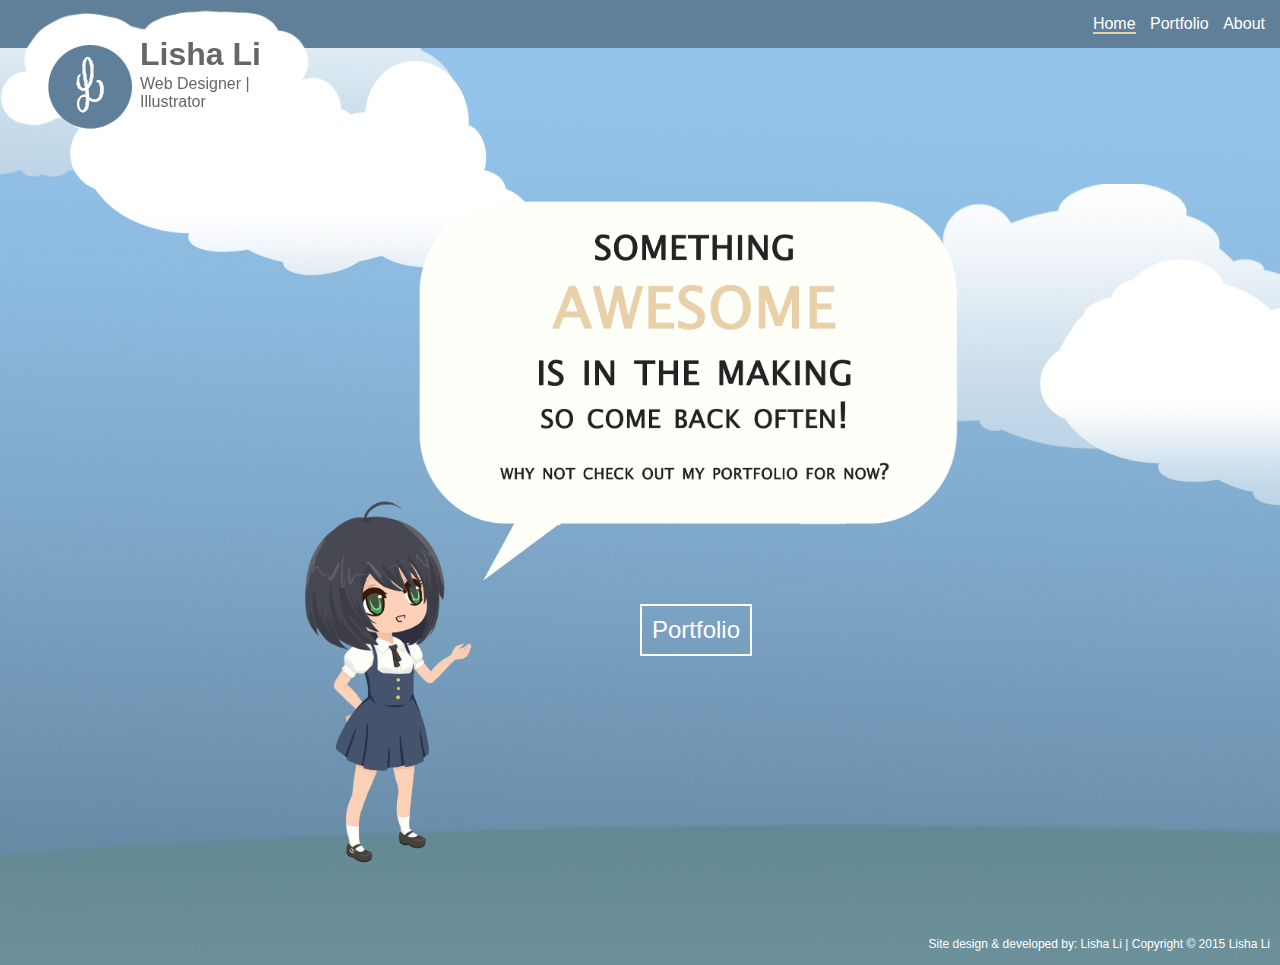
<file: index.html>
<!DOCTYPE html>
<html>
	<head>
		<title>Lisha Li  - Web Designer | Illustrator</title>
		<meta name="viewport" content="width=device-width, initial-scale=1.0">
		<link rel = "stylesheet" href = "css/common.css" />
		<link rel = "stylesheet" href = "css/tease.css" />
		
		<script type="text/javascript" src="scripts/jquery-1.11.3.min.js"></script>
		<script type="text/javascript" src="scripts/bootstrap/js/bootstrap.js"></script>
	</head>
	
	<body>
		<div class="container">
			<header>
				<div class="title"><a href="index.html">
					<img src="img/logo.png" />
					<h1>Lisha Li</h2>
					<p>Web Designer | Illustrator<p>
				</a></div>
				
				<nav class="menu">
					<ul>
						<li class="menuM"><a style="border-bottom: 2px solid #E8D0A9" href="index.html" >Home</a></li>
						<li class="menuM"><a href="webpages/gallery.html" >Portfolio</a></li>
						<li class="menuM"><a href="webpages/about.html" >About</a></li>
					</ul>
				</nav>
				
				<div class="menu2">
					<div class="dropdown">
						<button class="btn btn-primary dropdown-toggle" type="button" data-toggle="dropdown"><span class="caret"></span> Menu
						<span class="caret"></span></button>
						<ul class="dropdown-menu">
						  <li class="menuM"><a style="background-color: #E8D0A9" href="index.html" >Home</a></li>
							<li class="menuM"><a href="webpages/gallery.html" >Portfolio</a></li>
							<li class="menuM"><a href="webpages/about.html" >About</a></li>
						</ul>
					</div>
				</div>
			</header>
			
			<section class="col-12 col-m-12 wrapper">
				<article class="teaser">
					<img src="img/tease.png" />
					<input type="button" class="portButton" value="Portfolio" onclick="window.location.href='webpages/gallery.html'">
					</br>
					</br>
				</article>
			</section>
		</div>
		<footer>
			<p>Site design & developed by: Lisha Li | Copyright &copy; 2015 Lisha Li</p>
		</footer>
	</body>
</html>
</file>
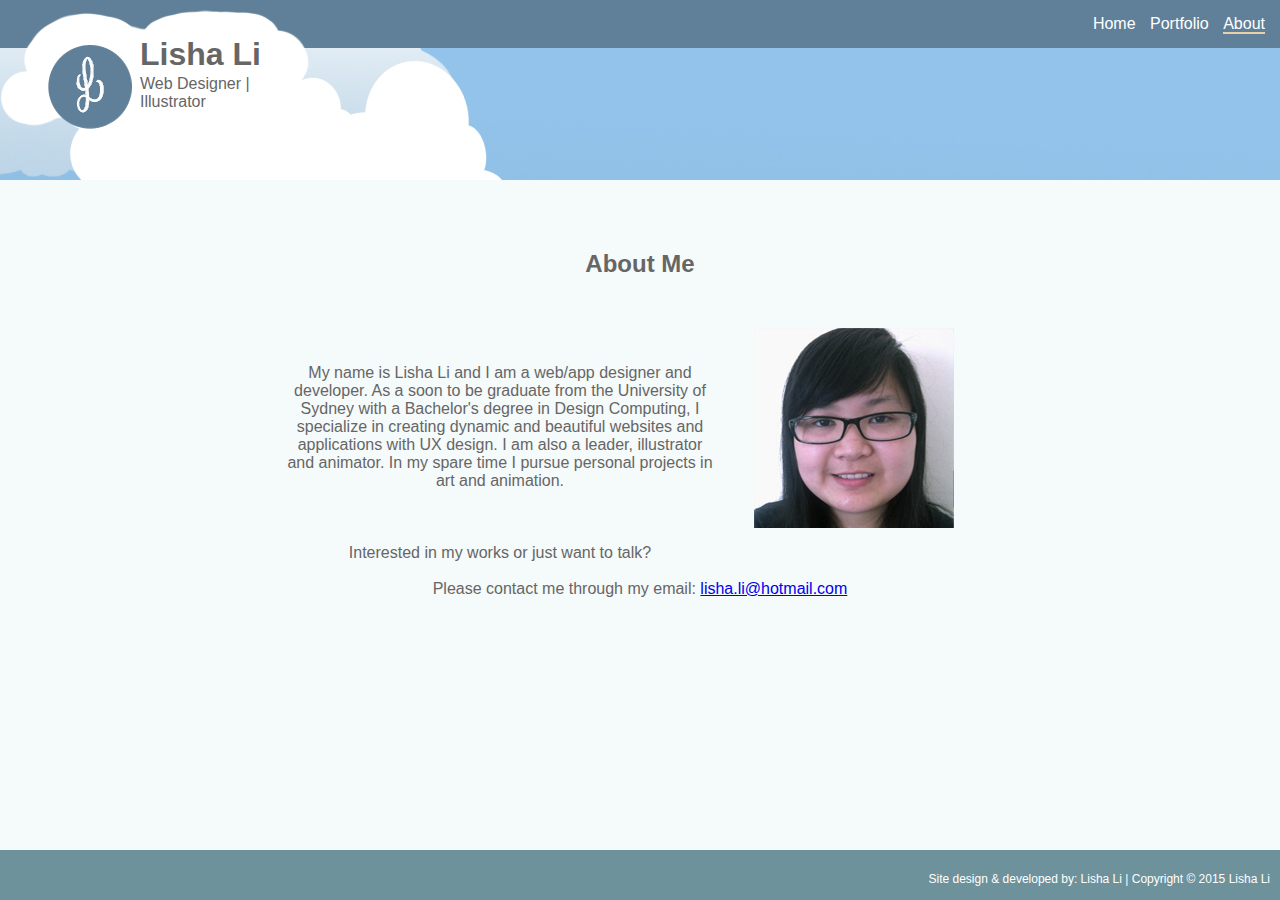
<file: webpages/about.html>
<!DOCTYPE html>
<html>
	<head>
		<title>About</title>
		<meta name="viewport" content="width=device-width, initial-scale=1.0">
		<link rel = "stylesheet" href = "../css/common.css" />
		
		<script type="text/javascript" src="../scripts/jquery-1.11.3.min.js"></script>
		<script type="text/javascript" src="../scripts/bootstrap/js/bootstrap.js"></script>
	</head>
	
	<body>
		<div class="container">
			<header>
				<div class="title"><a href="../index.html">
					<img src="../img/logo.png" />
					<h1>Lisha Li</h2>
					<p>Web Designer | Illustrator<p>
				</a></div>
				
				<nav class="menu">
					<ul>
						<li class="menuM"><a href="../index.html" >Home</a></li>
						<li class="menuM"><a href="../webpages/gallery.html" >Portfolio</a></li>
						<li class="menuM"><a style="border-bottom: 2px solid #E8D0A9" href="../webpages/about.html" >About</a></li>
					</ul>
				</nav>
				
				<div class="menu2">
					<div class="dropdown">
						<button class="btn btn-primary dropdown-toggle" type="button" data-toggle="dropdown"><span class="caret"></span> Menu
						<span class="caret"></span></button>
						<ul class="dropdown-menu">
						  <li class="menuM"><a href="../index.html" >Home</a></li>
							<li class="menuM"><a href="gallery.html" >Portfolio</a></li>
							<li class="menuM"><a style="background-color: #E8D0A9" href="about.html" >About</a></li>
						</ul>
					</div>
				</div>
			</header>
			
			<section class="col-12 col-m-12 wrapper">
				<h2>About Me</h2>
					<article class="about">
					<img class="photo" src="../img/photo.jpg" />
					<p>
					</br>
					</br>
					My name is Lisha Li and I am a web/app designer and developer. As a soon to be graduate from the University of Sydney with a Bachelor's degree in Design Computing, I specialize in creating dynamic and beautiful websites and applications with UX design. I am also a leader, illustrator and animator. In my spare time I pursue personal projects in art and animation.
					</br>
					</br>
					</br>
					</br>
					Interested in my works or just want to talk?
					</br>
					</br>
					Please contact me through my email: <a href="mailto:lisha.li@hotmail.com" target="_top">lisha.li@hotmail.com</a>
					</p>
				</article>
			</section>
		</div>
		<footer>
			<p>Site design & developed by: Lisha Li | Copyright &copy; 2015 Lisha Li</p>
		</footer>
		
	</body>
</html>
</file>
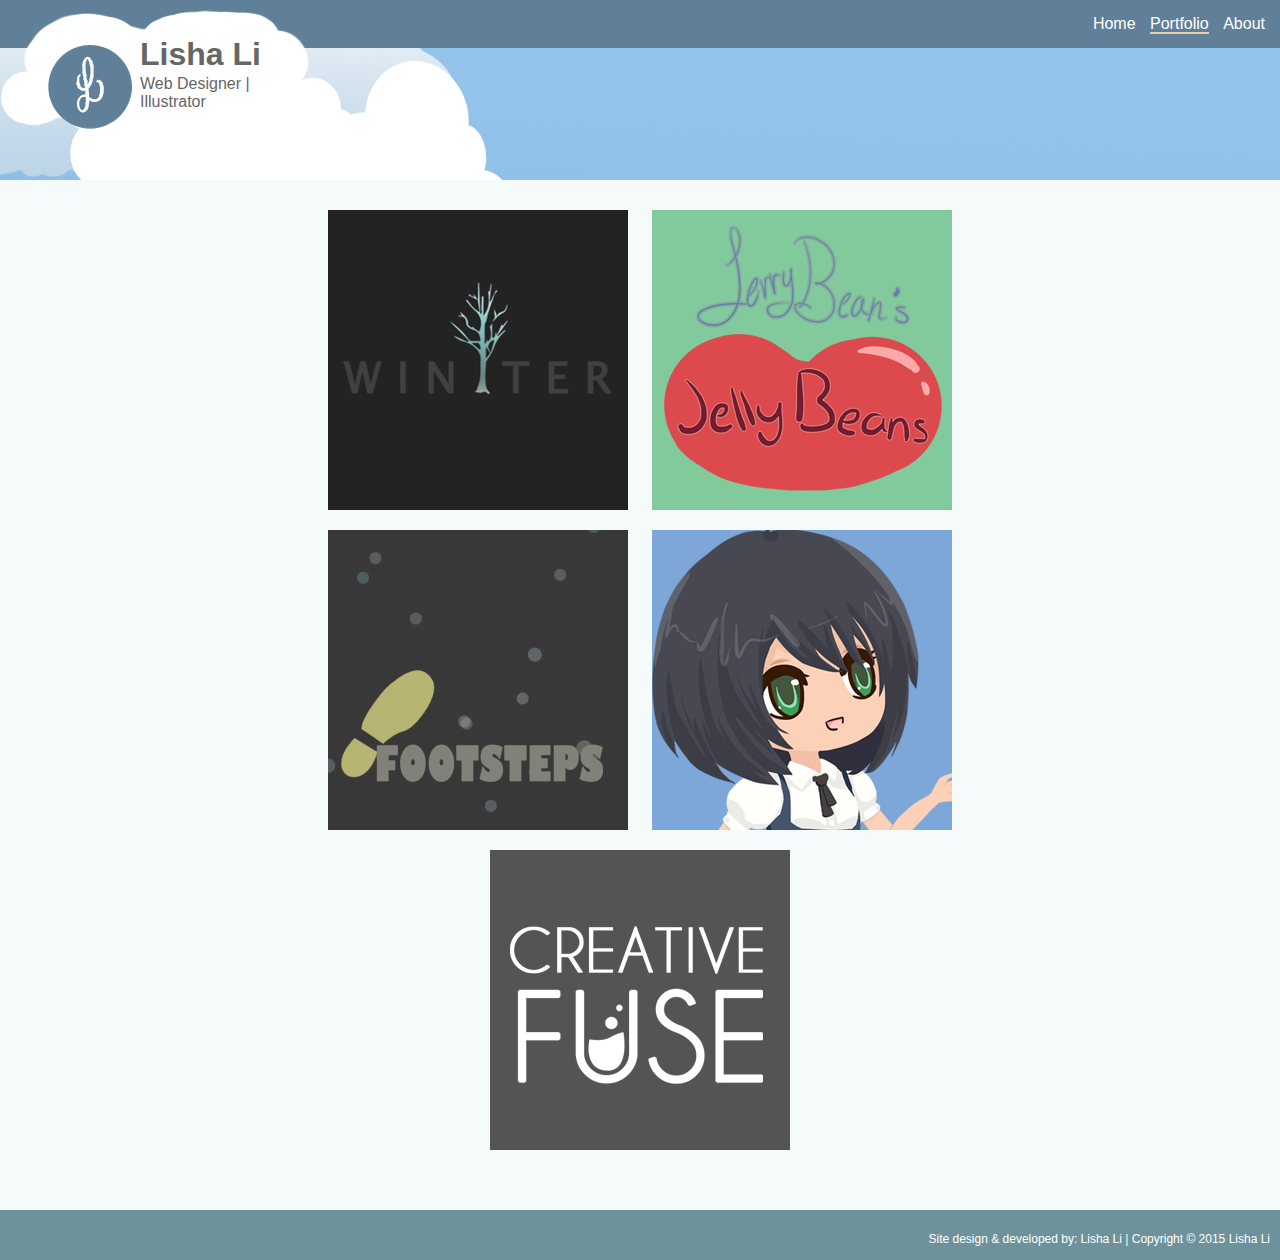
<file: webpages/gallery.html>
<!DOCTYPE html>
<html>
	<head>
		<title>Portfolio</title>
		<meta name="viewport" content="width=device-width, initial-scale=1.0">
		<link rel = "stylesheet" href = "../css/common.css" />
		<link rel = "stylesheet" href = "../css/gallery.css" />
		
		<script type="text/javascript" src="../scripts/jquery-1.11.3.min.js"></script>
		<script type="text/javascript" src="../scripts/bootstrap/js/bootstrap.js"></script>
	</head>
	
	<body>
		<div class="container">
			<header>
				<div class="title"><a href="../index.html">
					<img src="../img/logo.png" />
					<h1>Lisha Li</h2>
					<p>Web Designer | Illustrator<p>
				</a></div>
				
				<nav class="menu">
					<ul>
						<li class="menuM"><a href="../index.html" >Home</a></li>
						<li class="menuM"><a style="border-bottom: 2px solid #E8D0A9" href="../webpages/gallery.html" >Portfolio</a></li>
						<li class="menuM"><a href="../webpages/about.html" >About</a></li>
					</ul>
				</nav>
				
				<div class="menu2">
					<div class="dropdown">
						<button class="btn btn-primary dropdown-toggle" type="button" data-toggle="dropdown"><span class="caret"></span> Menu
						<span class="caret"></span></button>
						<ul class="dropdown-menu">
						  <li class="menuM"><a href="../index.html" >Home</a></li>
							<li class="menuM"><a style="background-color: #E8D0A9" href="gallery.html" >Portfolio</a></li>
							<li class="menuM"><a href="about.html" >About</a></li>
						</ul>
					</div>
				</div>
			</header>
			
			<section class="col-12 col-m-12 wrapper">
				<a href="work01.html"><article class="work">
					<img src="../img/work01.jpg" />
					<h3>Website & Mobile App</h2>
					<p>Winter is a mobile application for a smart fridge with an accompanying website.</p>
				</article></a>
				
				<a href="work02.html"><article class="work">
					<img src="../img/work02.jpg" />
					<h3>Animation</h2>
					<p>A 2D animation created with Autodesk MAYA about the love of jelly beans.</p>
				</article></a>
				
				<a href="work04.html"><article class="work">
					<img src="../img/work04.jpg" />
					<h3>Information Visualization</h2>
					<p>An interactive visualization showing the footsteps of shoppers and encourage visiting different stores.</p>
				</article></a>
				
				<a href="work05.html"><article class="work">
					<img src="../img/work05.jpg" />
					<h3>Illustrations</h2>
					<p>A collection of random illustrations I've created over the years.</p>
				</article></a>
				
				<a href="work06.html"><article class="work">
					<img src="../img/work06.jpg" />
					<h3>Website/Web Application</h2>
					<p>Interface for a bartending robot. </p>
				</article></a>
				
			</section>
		</div>
		
		<footer>
			<p>Site design & developed by: Lisha Li | Copyright &copy; 2015 Lisha Li</p>
		</footer>
		
	</body>
</html>
</file>
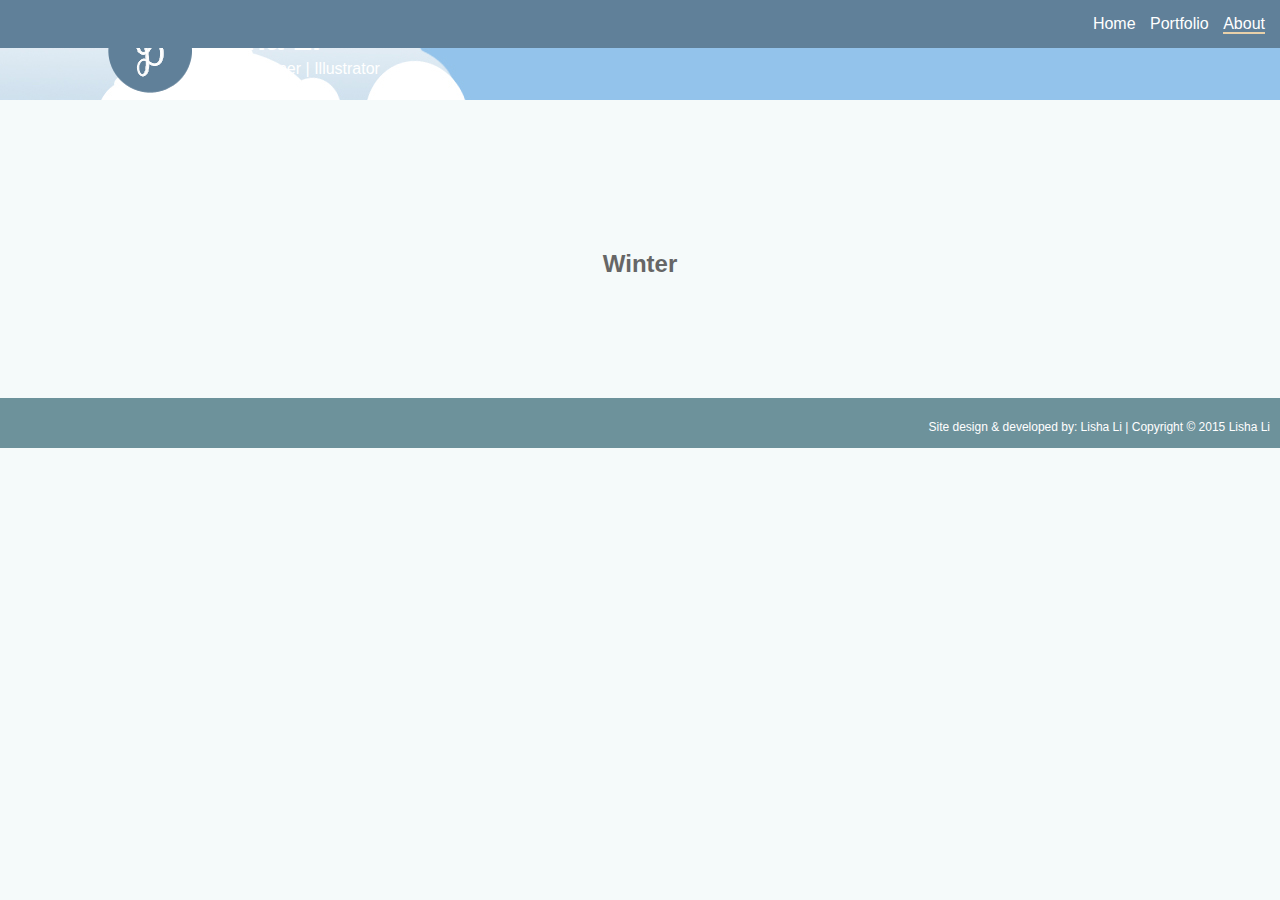
<file: webpages/work.html>
<!DOCTYPE html>
<html>
	<head>
		<title>About</title>
		<meta name="viewport" content="width=device-width, initial-scale=1.0">
		<link rel = "stylesheet" href = "../css/common.css" />
	</head>
	
	<body>
		<header>
			<img src="../img/logo.png" />
			<h1>Lisha Li</h2>
			<p>Web Designer | Illustrator<p>
		</header>
		
		<nav class="menu">
			<ul>
				<li class="menuM"><a href="../index.html" >Home</a></li>
				<li class="menuM"><a href="gallery.html" >Portfolio</a></li>
				<li class="menuM"><a  style="border-bottom: 2px solid #E8D0A9" href="about.html" >About</a></li>
			</ul>
		</nav>
		
		
		
		<section class="col-12 col-m-12 wrapper">
			<h2>Winter</h2>
		
		</section>

		<footer>
			<p>Site design & developed by: Lisha Li | Copyright &copy; 2015 Lisha Li</p>
		</footer>
		
	</body>
</html>
</file>
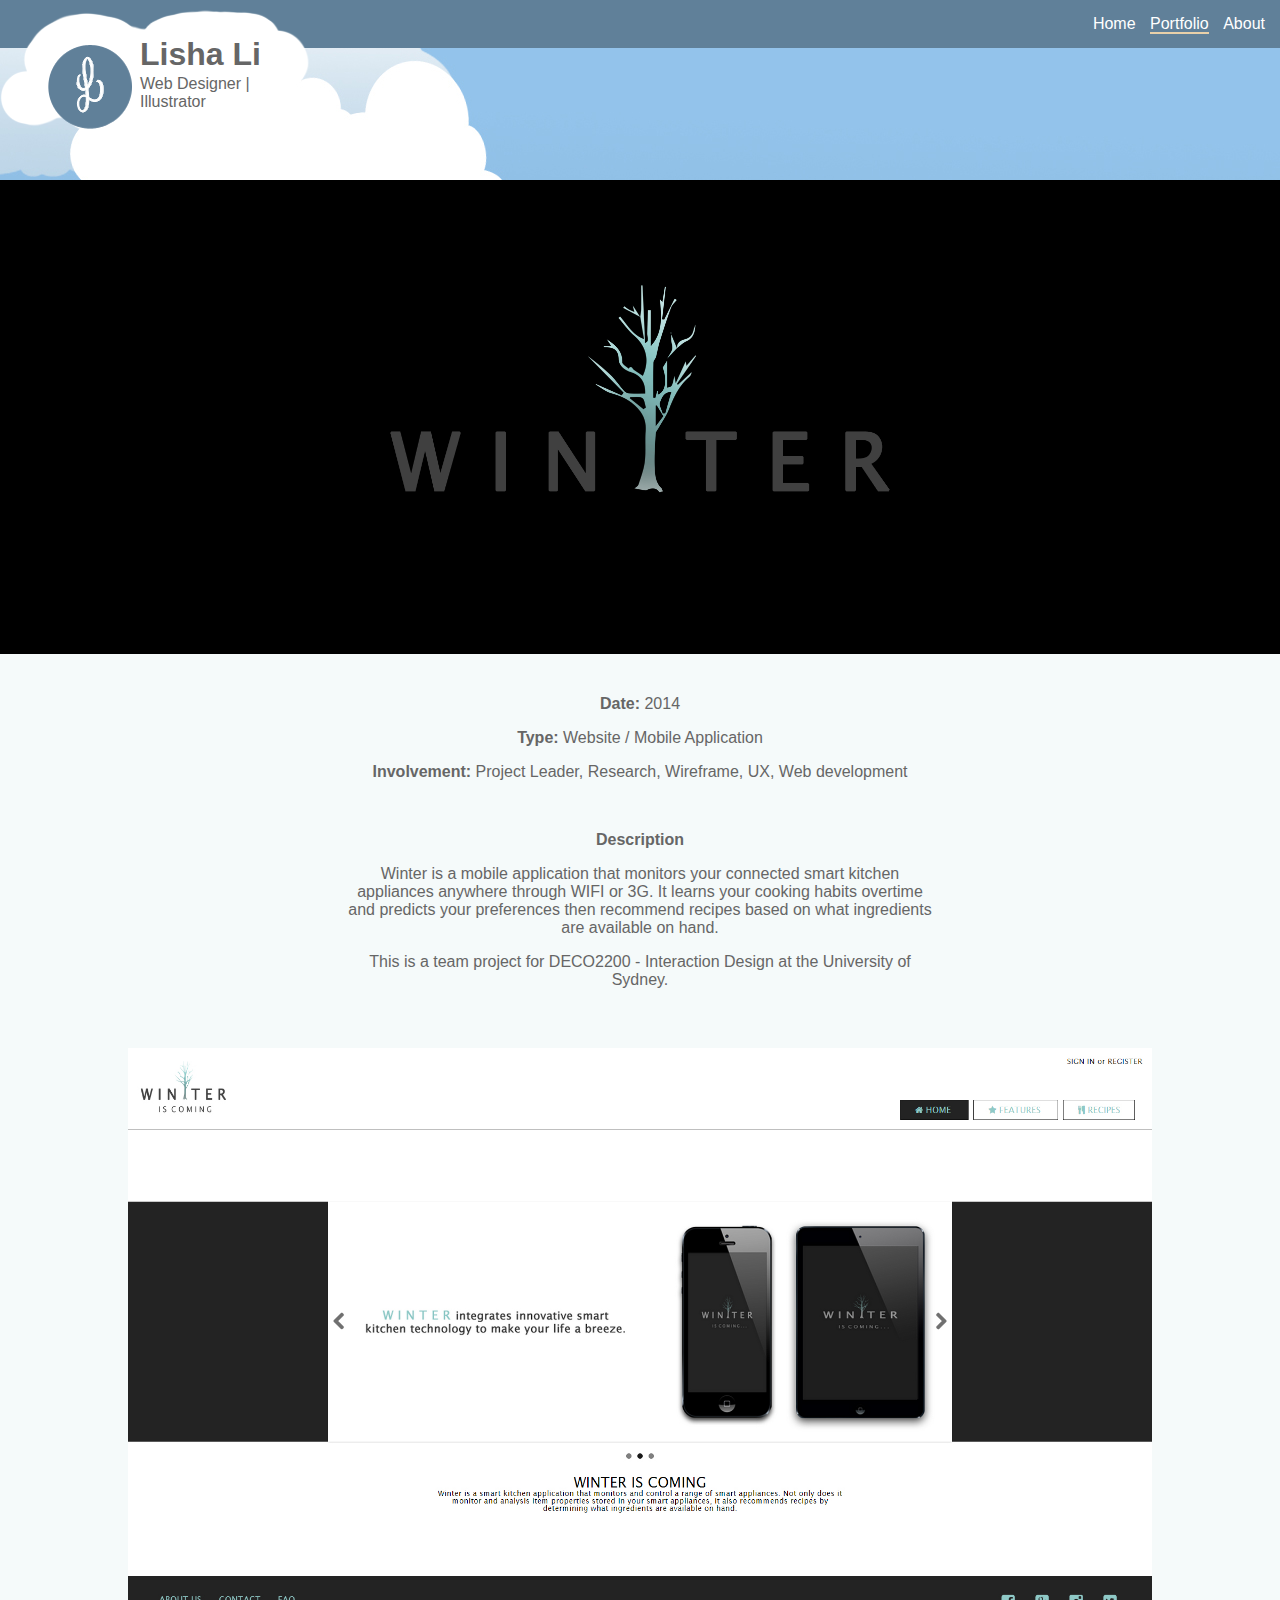
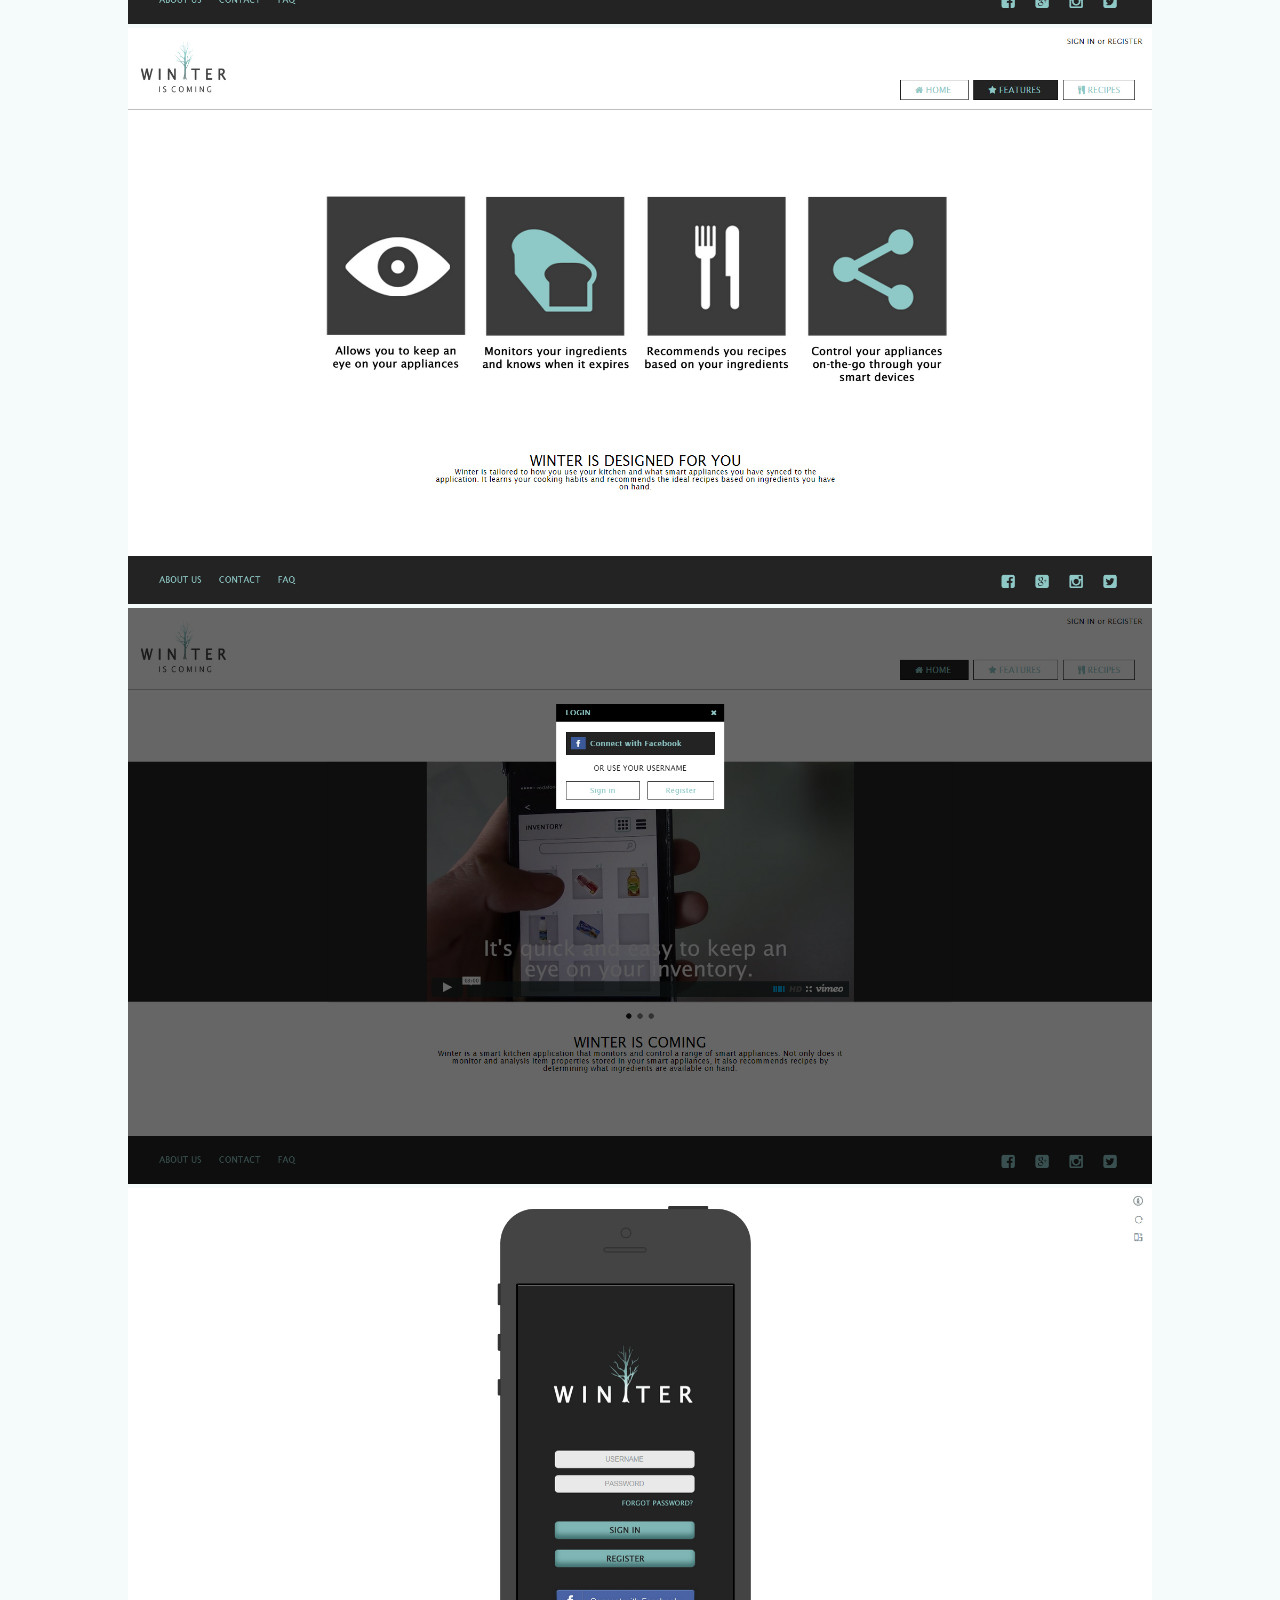
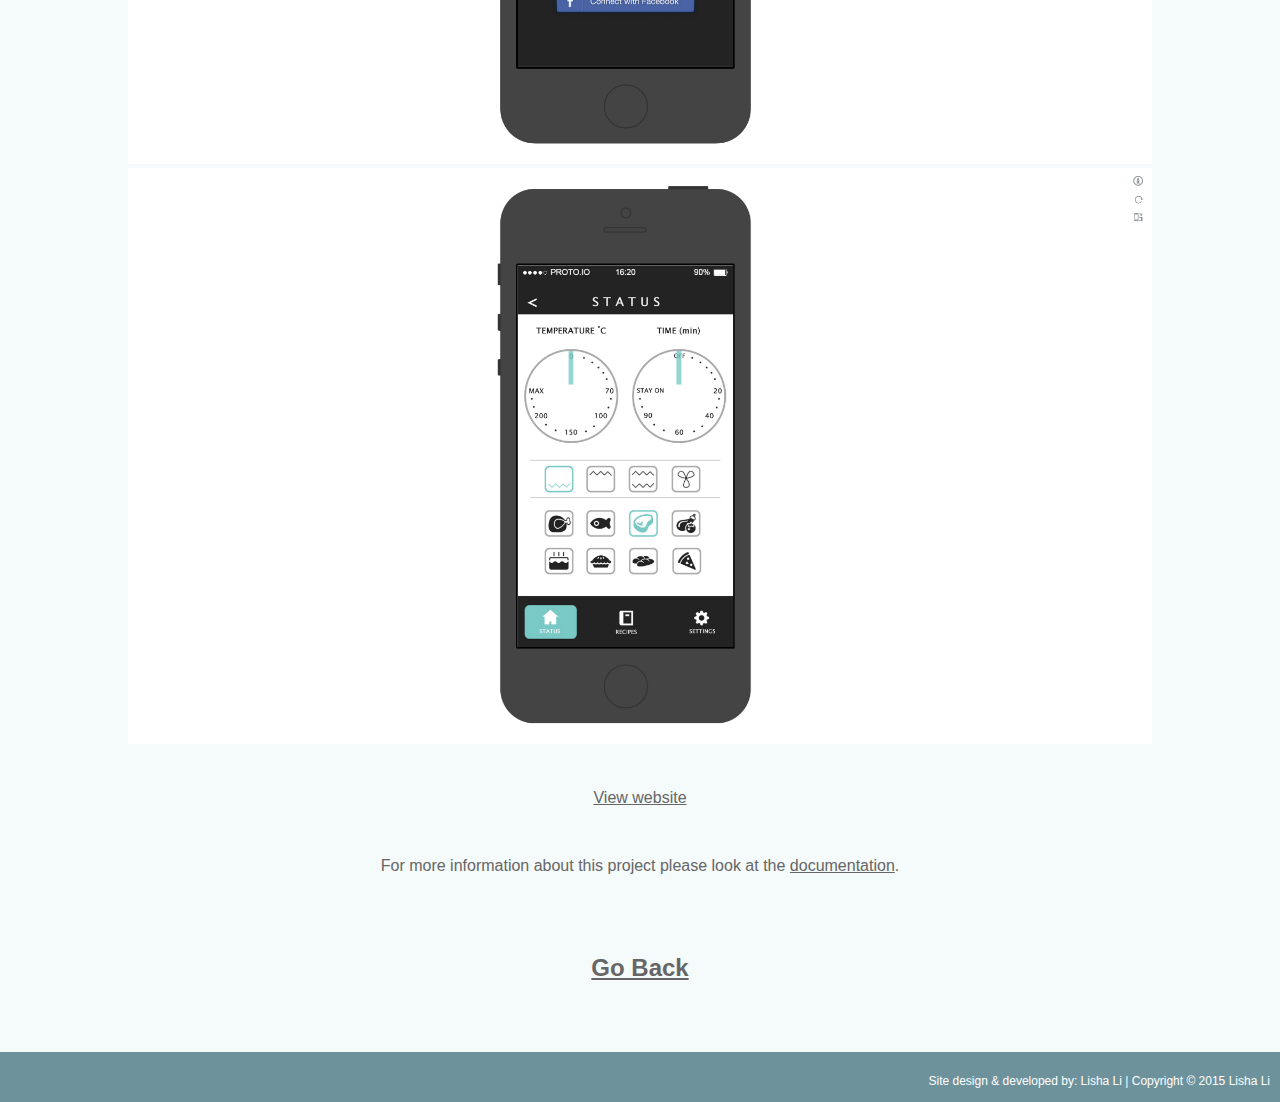
<file: webpages/work01.html>
<!DOCTYPE html>
<html>
	<head>
		<title>Winter</title>
		<meta name="viewport" content="width=device-width, initial-scale=1.0">
		<link rel = "stylesheet" href = "../css/common.css" />
		<link rel = "stylesheet" href = "../css/work.css" />
		
		<script type="text/javascript" src="../scripts/jquery-1.11.3.min.js"></script>
		<script type="text/javascript" src="../scripts/bootstrap/js/bootstrap.js"></script>
	</head>
	
	<body>
		<div class="container">
			<header>
				<div class="title"><a href="../index.html">
					<img src="../img/logo.png" />
					<h1>Lisha Li</h2>
					<p>Web Designer | Illustrator<p>
				</a></div>
				
				<nav class="menu">
					<ul>
						<li class="menuM"><a href="../index.html" >Home</a></li>
						<li class="menuM"><a style="border-bottom: 2px solid #E8D0A9" href="../webpages/gallery.html" >Portfolio</a></li>
						<li class="menuM"><a href="../webpages/about.html" >About</a></li>
					</ul>
				</nav>
				
				<div class="menu2">
					<div class="dropdown">
						<button class="btn btn-primary dropdown-toggle" type="button" data-toggle="dropdown"><span class="caret"></span> Menu
						<span class="caret"></span></button>
						<ul class="dropdown-menu">
						  <li class="menuM"><a href="../index.html" >Home</a></li>
							<li class="menuM"><a style="background-color: #E8D0A9" href="gallery.html" >Portfolio</a></li>
							<li class="menuM"><a href="about.html" >About</a></li>
						</ul>
					</div>
				</div>
			</header>
			
			<section class="col-12 col-m-12 wrapper">
				<div class="work-logo" style="background-color: black">
					<img src="../img/work01_title.png" />
				</div>
				<article class="desc">
					<p><b>Date:</b> 2014</p>
					<p><b>Type:</b> Website / Mobile Application</p>
					<p><b>Involvement:</b> Project Leader, Research, Wireframe, UX, Web development </p>
					</br>
					<p><b>Description</b></b>
					<p>
					Winter is a mobile application that monitors your connected smart kitchen appliances anywhere through WIFI or 3G. It learns your cooking habits overtime and predicts your preferences then recommend recipes based on what ingredients are available on hand.
					</p>
					<p>
					This is a team project for DECO2200 - Interaction Design at the University of Sydney.
					</p>
					</br>
				</article>
				<article class="work-img">
					<img src="../img/WT01.jpg" />
					<img src="../img/WT02.jpg" />
					<img src="../img/WT03.jpg" />
					<img src="../img/WT04.jpg" />
					<img src="../img/WT05.jpg" />
				</article>
				
				<article class="desc">
					<p><a href="http://lisha-li.github.io/Winter">View website</a></p>
					</br>
					<p>For more information about this project please look at the <a href="../data/winter_documentation.pdf" target="_blank">documentation</a>.</p>
				</article>
				</br>
				<h2><a href="javascript:history.back()">Go Back</a></h2>
			</section>
		</div>
		<footer>
			<p>Site design & developed by: Lisha Li | Copyright &copy; 2015 Lisha Li</p>
		</footer>
		
	</body>
</html>
</file>
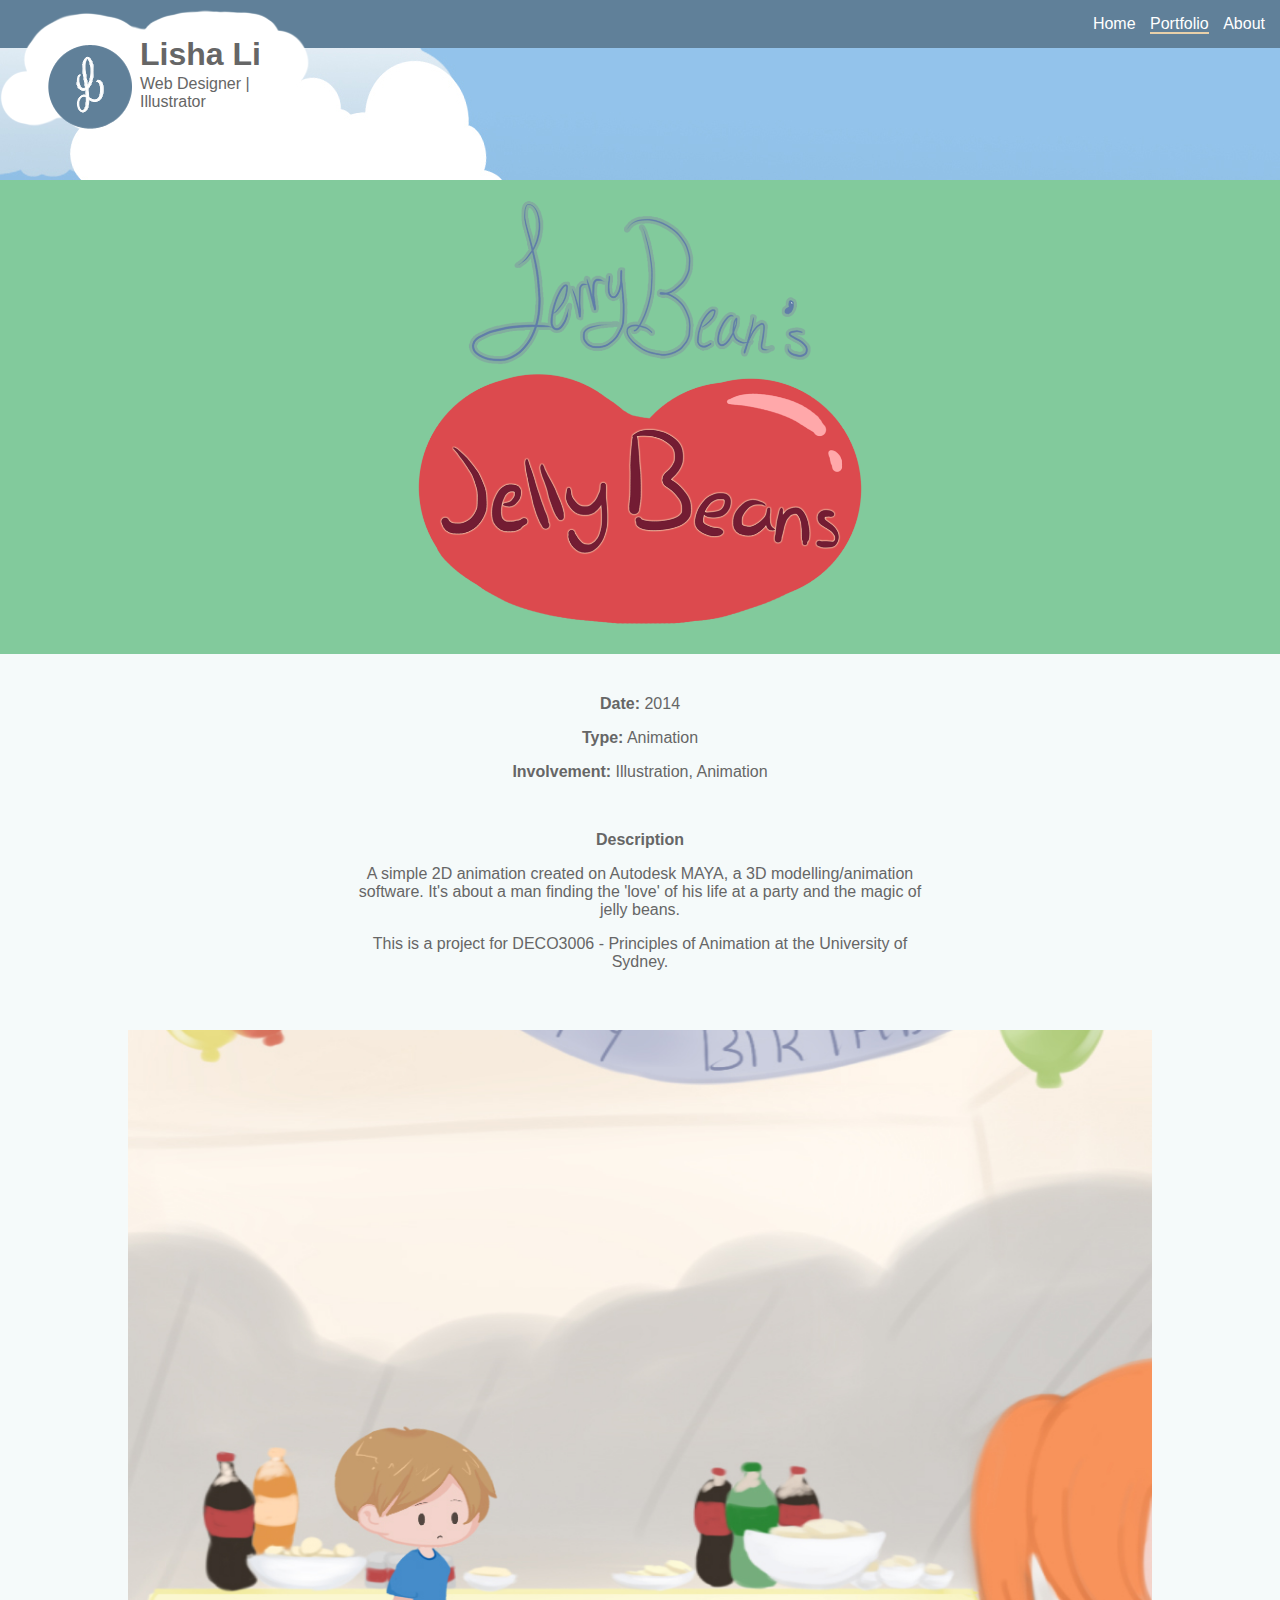
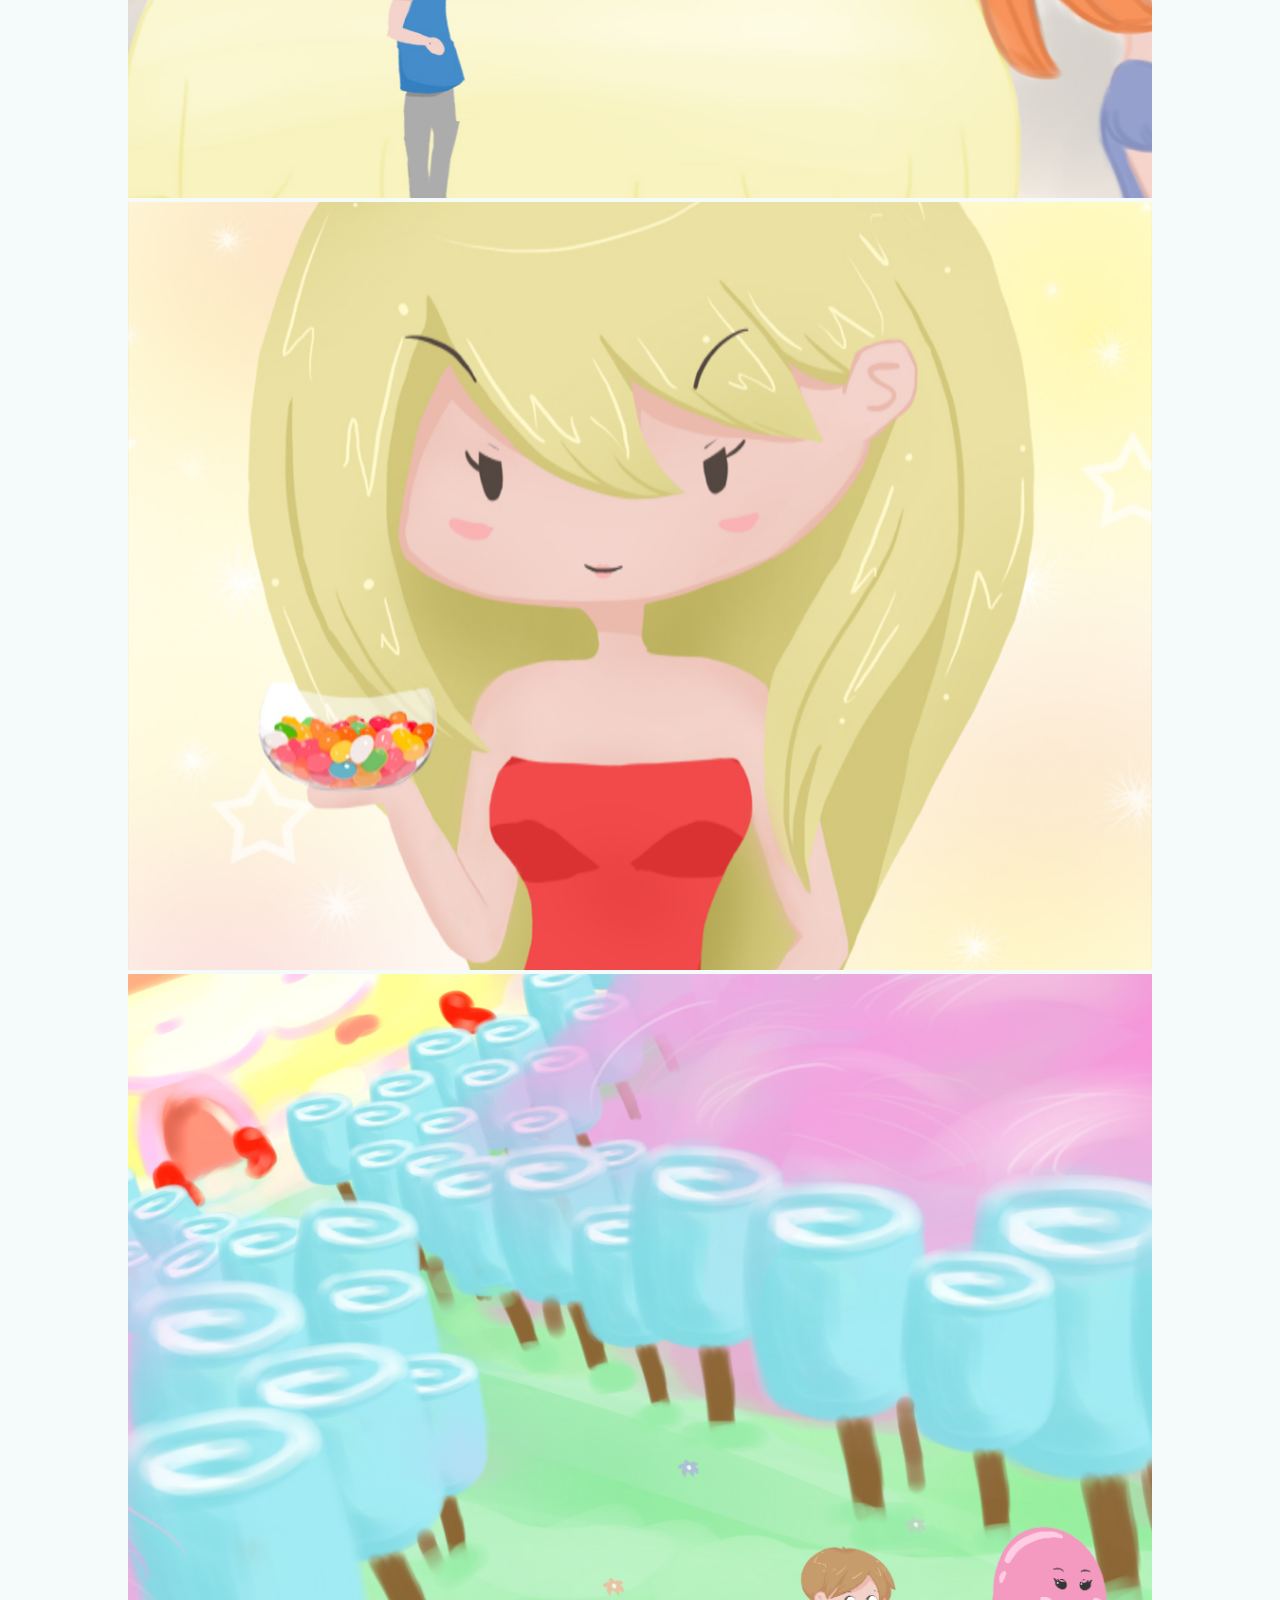
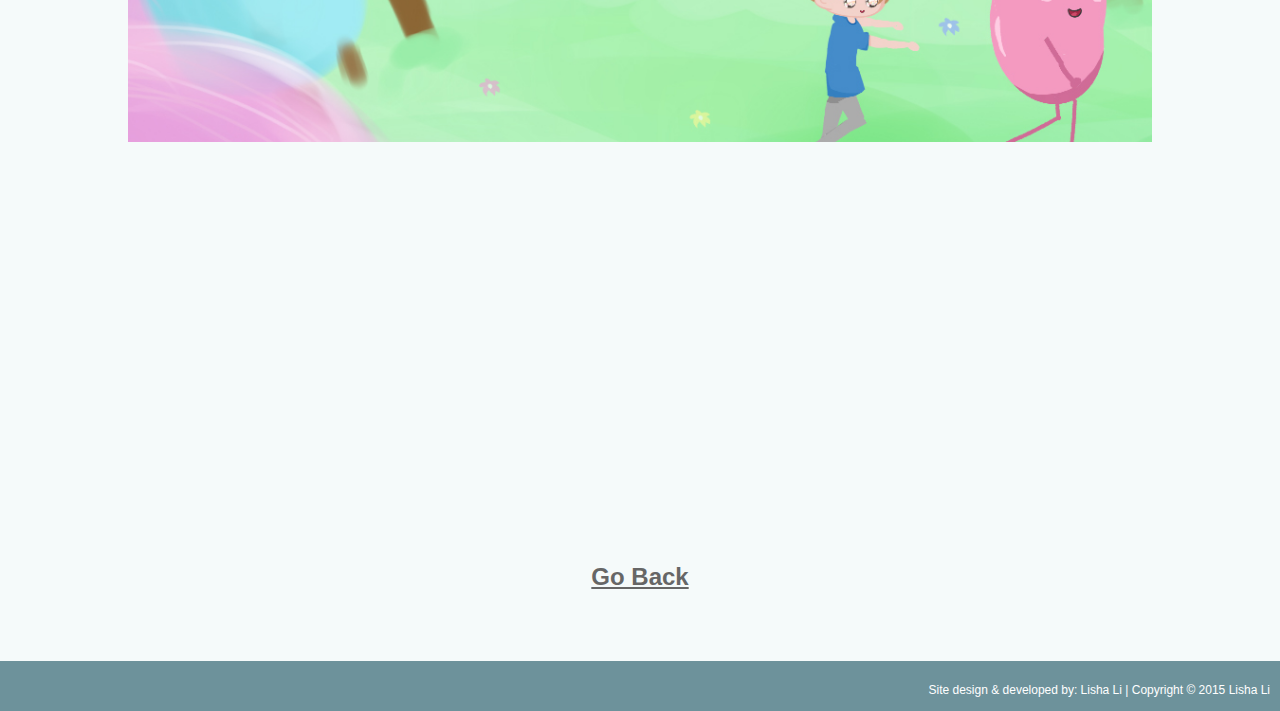
<file: webpages/work02.html>
<!DOCTYPE html>
<html>
	<head>
		<title>Jerry Beans</title>
		<meta name="viewport" content="width=device-width, initial-scale=1.0">
		<link rel = "stylesheet" href = "../css/common.css" />
		<link rel = "stylesheet" href = "../css/work.css" />
		
		<script type="text/javascript" src="../scripts/jquery-1.11.3.min.js"></script>
		<script type="text/javascript" src="../scripts/bootstrap/js/bootstrap.js"></script>
	</head>
	
	<body>
		<div class="container">
			<header>
				<div class="title"><a href="../index.html">
					<img src="../img/logo.png" />
					<h1>Lisha Li</h2>
					<p>Web Designer | Illustrator<p>
				</a></div>
				
				<nav class="menu">
					<ul>
						<li class="menuM"><a href="../index.html" >Home</a></li>
						<li class="menuM"><a style="border-bottom: 2px solid #E8D0A9" href="../webpages/gallery.html" >Portfolio</a></li>
						<li class="menuM"><a href="../webpages/about.html" >About</a></li>
					</ul>
				</nav>
				
				<div class="menu2">
					<div class="dropdown">
						<button class="btn btn-primary dropdown-toggle" type="button" data-toggle="dropdown"><span class="caret"></span> Menu
						<span class="caret"></span></button>
						<ul class="dropdown-menu">
						  <li class="menuM"><a href="../index.html" >Home</a></li>
							<li class="menuM"><a style="background-color: #E8D0A9" href="gallery.html" >Portfolio</a></li>
							<li class="menuM"><a href="about.html" >About</a></li>
						</ul>
					</div>
				</div>
			</header>
			
			<section class="col-12 col-m-12 wrapper">
				<div class="work-logo" style="background-color: #82CA9C">
					<img src="../img/work02_title.png" />
				</div>
				<article class="desc">
					<p><b>Date:</b> 2014</p>
					<p><b>Type:</b> Animation</p>
					<p><b>Involvement:</b> Illustration, Animation</p>
					</br>
					<p><b>Description</b></b>
					<p>
					A simple 2D animation created on Autodesk MAYA, a 3D modelling/animation software. It's about a man finding the 'love' of his life at a party and the magic of jelly beans.
					</p>
					<p>
					This is a project for DECO3006 - Principles of Animation at the University of Sydney.
					</p>
					</br>
				</article>
				<article class="work-img">
					<img src="../img/JB01.jpg" />
					<img src="../img/JB02.jpg" />
					<img src="../img/JB03.jpg" />
					<iframe src="https://player.vimeo.com/video/97398706" width="500" height="375" frameborder="0" webkitallowfullscreen mozallowfullscreen allowfullscreen></iframe>
				</article>
				</br>
				<h2><a href="javascript:history.back()">Go Back</a></h2>
			</section>
		</div>
		<footer>
			<p>Site design & developed by: Lisha Li | Copyright &copy; 2015 Lisha Li</p>
		</footer>
		
	</body>
</html>
</file>
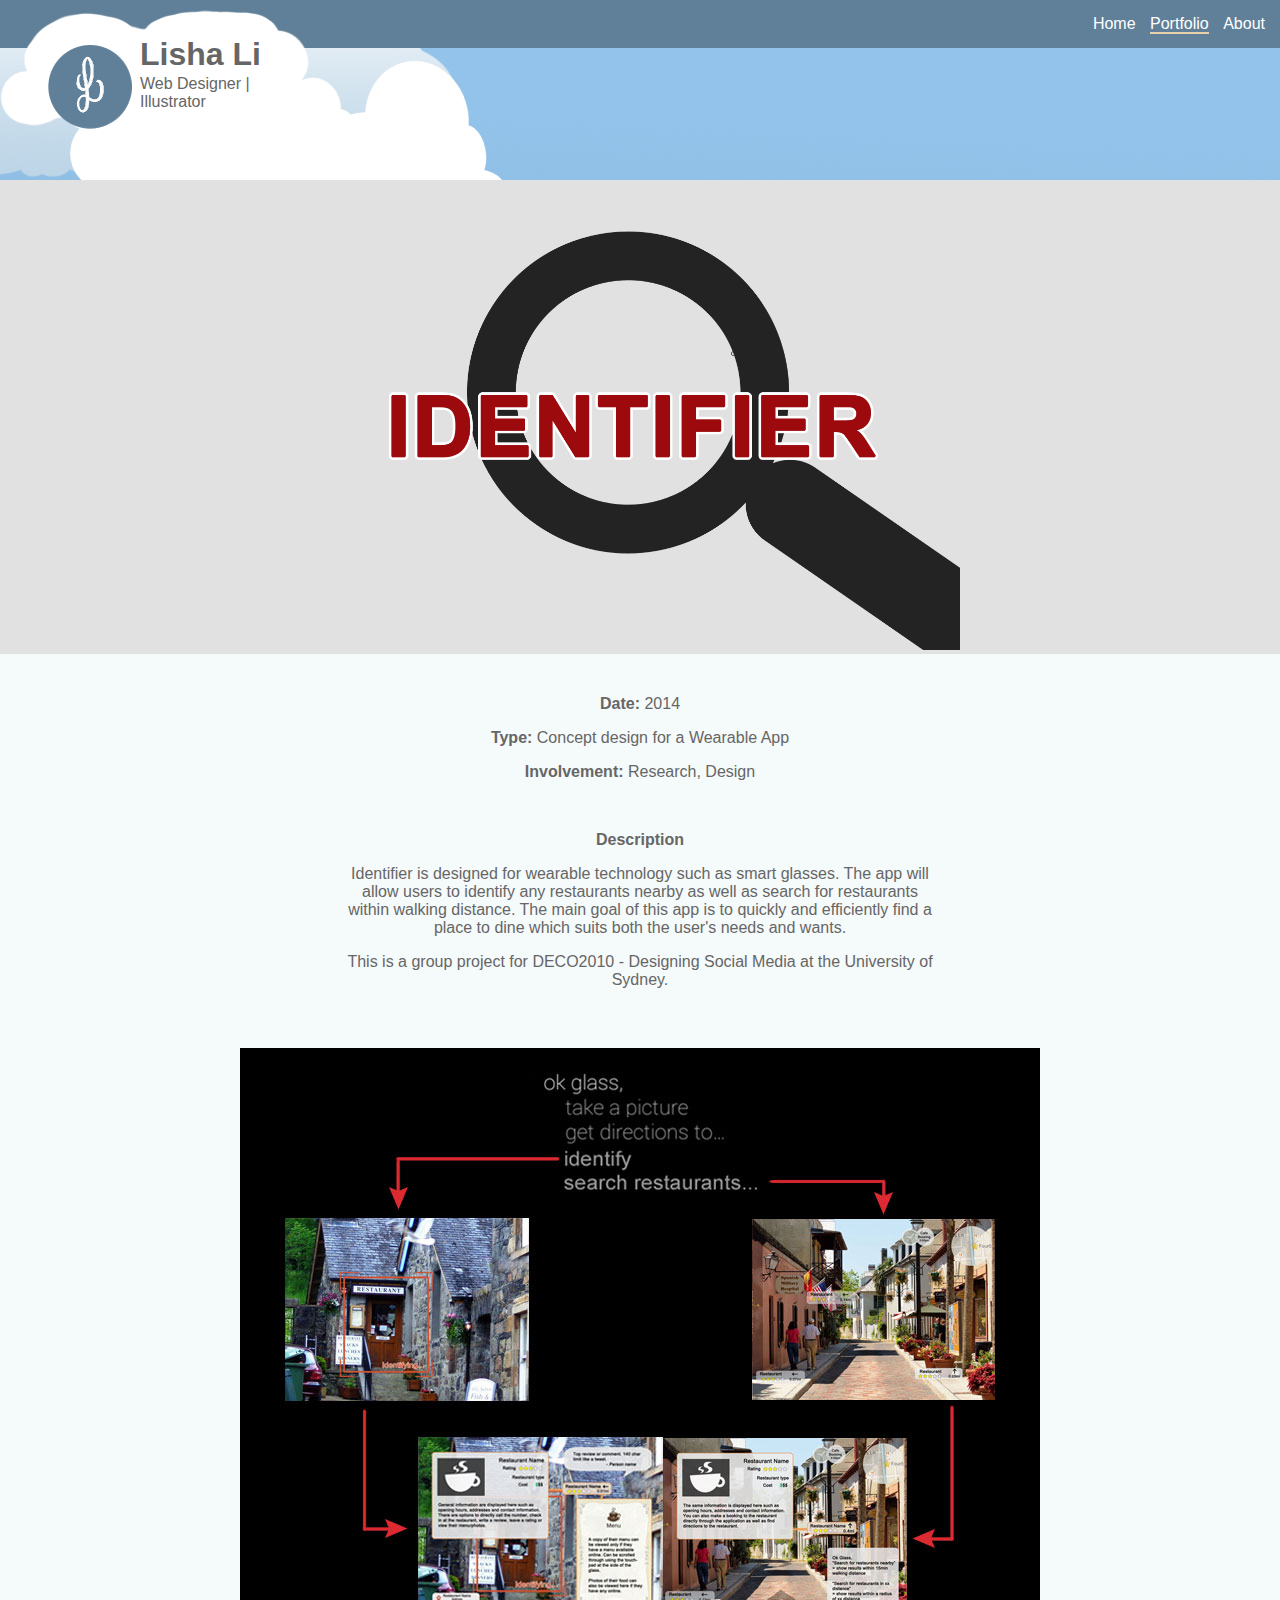
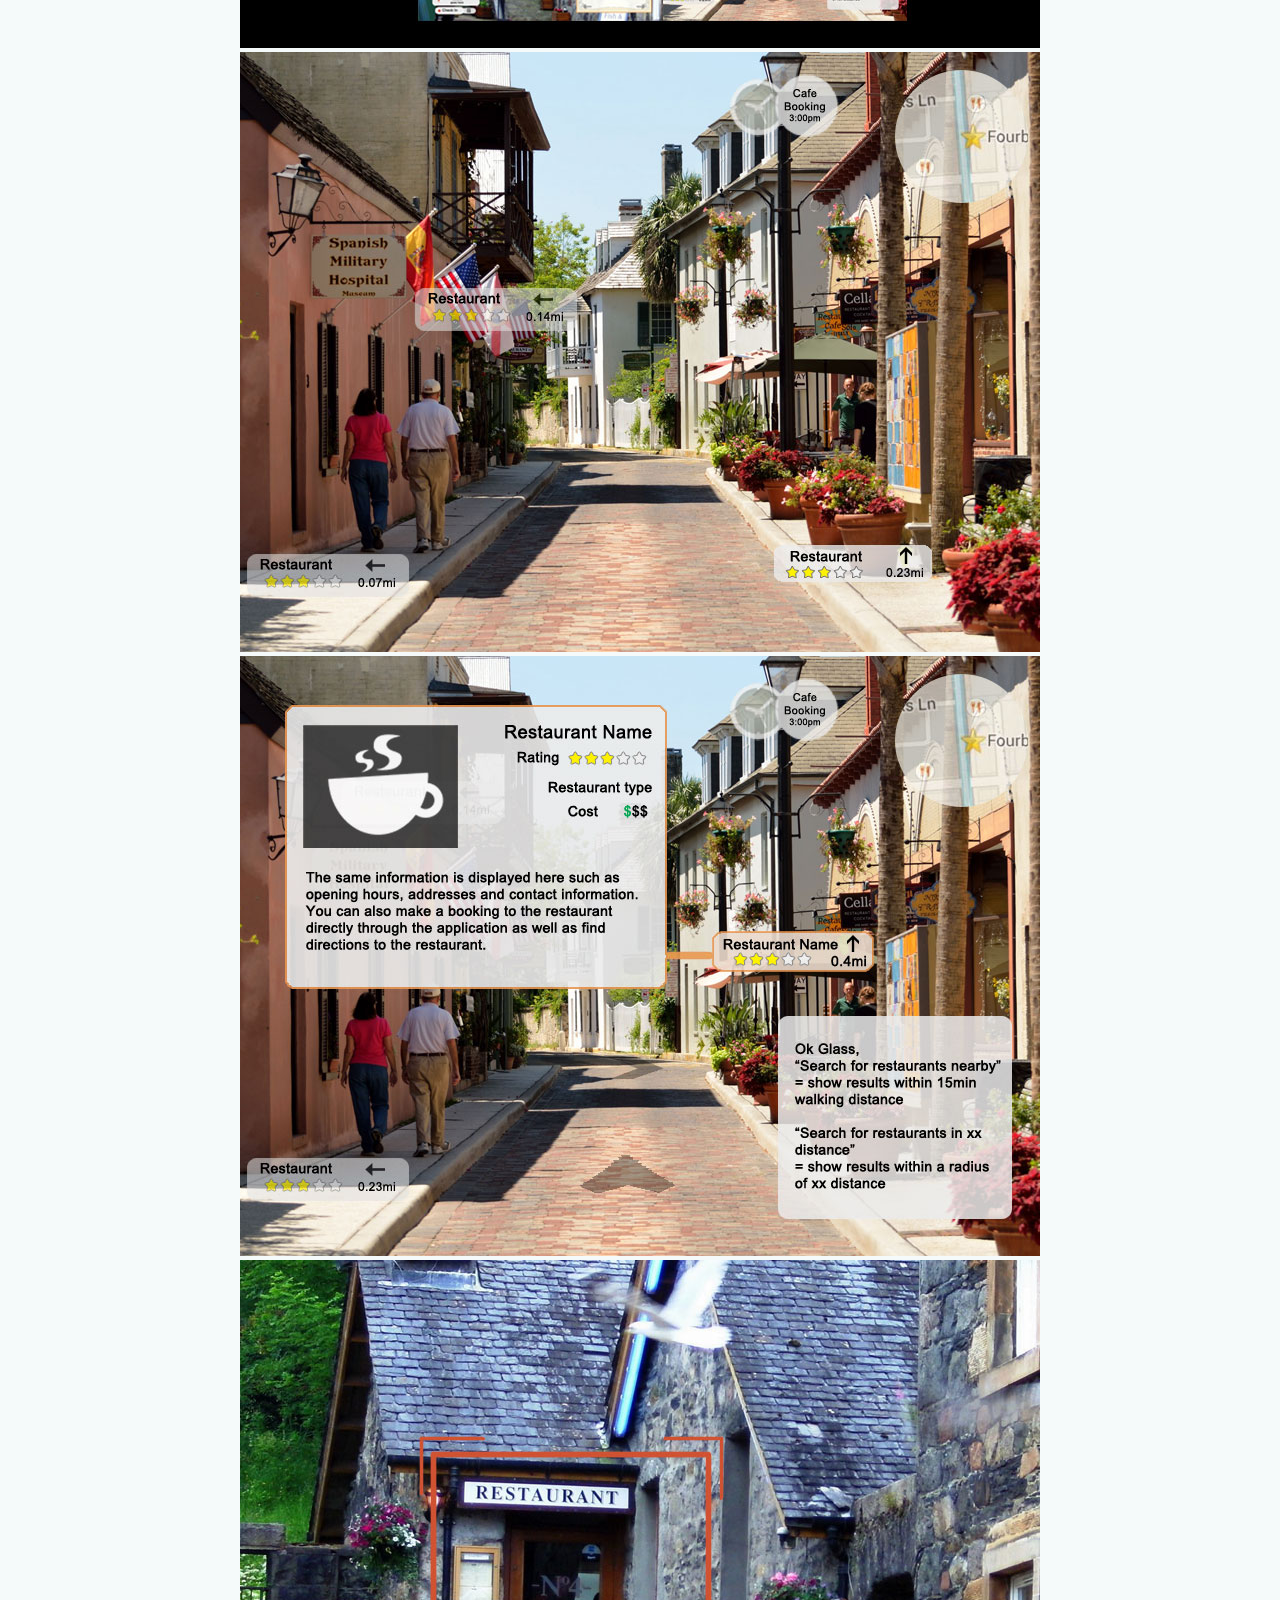
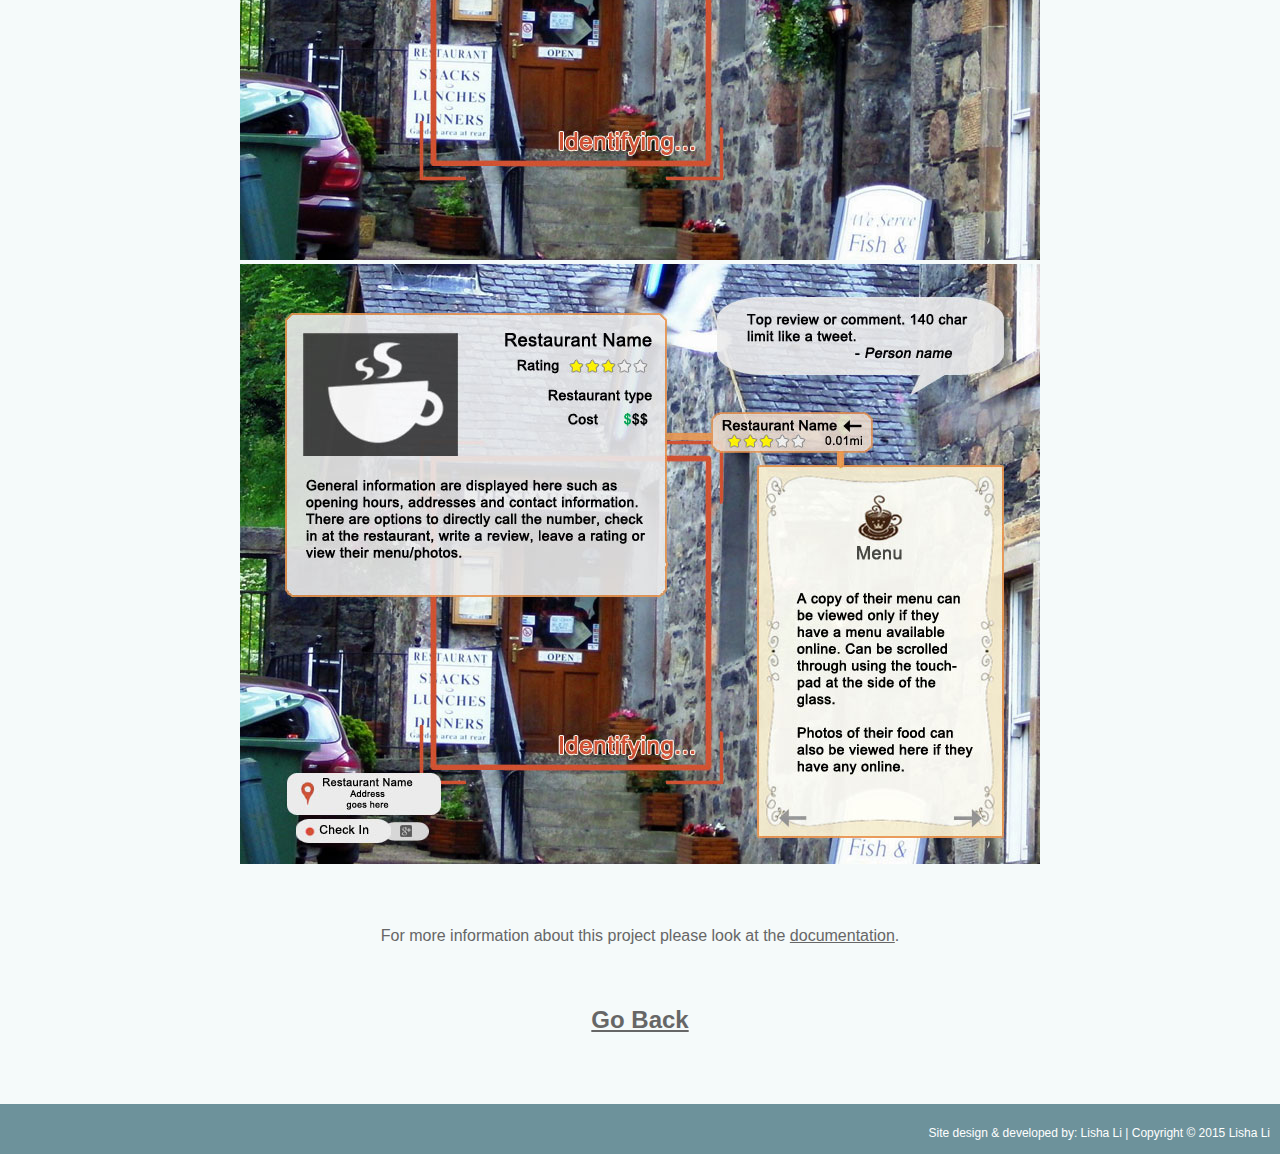
<file: webpages/work03.html>
<!DOCTYPE html>
<html>
	<head>
		<title>Identifier</title>
		<meta name="viewport" content="width=device-width, initial-scale=1.0">
		<link rel = "stylesheet" href = "../css/common.css" />
		<link rel = "stylesheet" href = "../css/work.css" />
	</head>
	
	<body>
		<div class="container">
			<header>
				<div class="title"><a href="../index.html">
					<img src="../img/logo.png" />
					<h1>Lisha Li</h2>
					<p>Web Designer | Illustrator<p>
				</a></div>
				
				<nav class="menu">
					<ul>
						<li class="menuM"><a href="../index.html" >Home</a></li>
						<li class="menuM"><a style="border-bottom: 2px solid #E8D0A9" href="../webpages/gallery.html" >Portfolio</a></li>
						<li class="menuM"><a href="../webpages/about.html" >About</a></li>
					</ul>
				</nav>
			</header>
			
			<section class="col-12 col-m-12 wrapper">
				<div class="work-logo" style="background-color: #E1E1E1">
					<img src="../img/work03_title.png" />
				</div>
				<article class="desc">
					<p><b>Date:</b> 2014</p>
					<p><b>Type:</b> Concept design for a Wearable App</p>
					<p><b>Involvement:</b> Research, Design</p>
					</br>
					<p><b>Description</b></b>
					<p>
					Identifier is designed for wearable technology such as smart glasses. The app will allow users to identify any restaurants nearby as well as search for restaurants within walking distance. The main goal of this app is to quickly and efficiently find a place to dine which suits both the user's needs and wants.
					</p>
					<p>
					This is a group project for DECO2010 - Designing Social Media at the University of Sydney.
					</p>
					</br>
				</article>
				<article class="work-img">
					<img src="../img/ID01.jpg" />
					<img src="../img/ID02.jpg" />
					<img src="../img/ID03.jpg" />
					<img src="../img/ID04.jpg" />
					<img src="../img/ID05.jpg" />
				</article>
				</br>
				<article class="desc">
					<p>For more information about this project please look at the <a href="../data/identifier_documentation.pdf" target="_blank">documentation</a>.</p>
				</article>
				<h2><a href="javascript:history.back()">Go Back</a></h2>
			</section>
		</div>
		<footer>
			<p>Site design & developed by: Lisha Li | Copyright &copy; 2015 Lisha Li</p>
		</footer>
		
	</body>
</html>
</file>
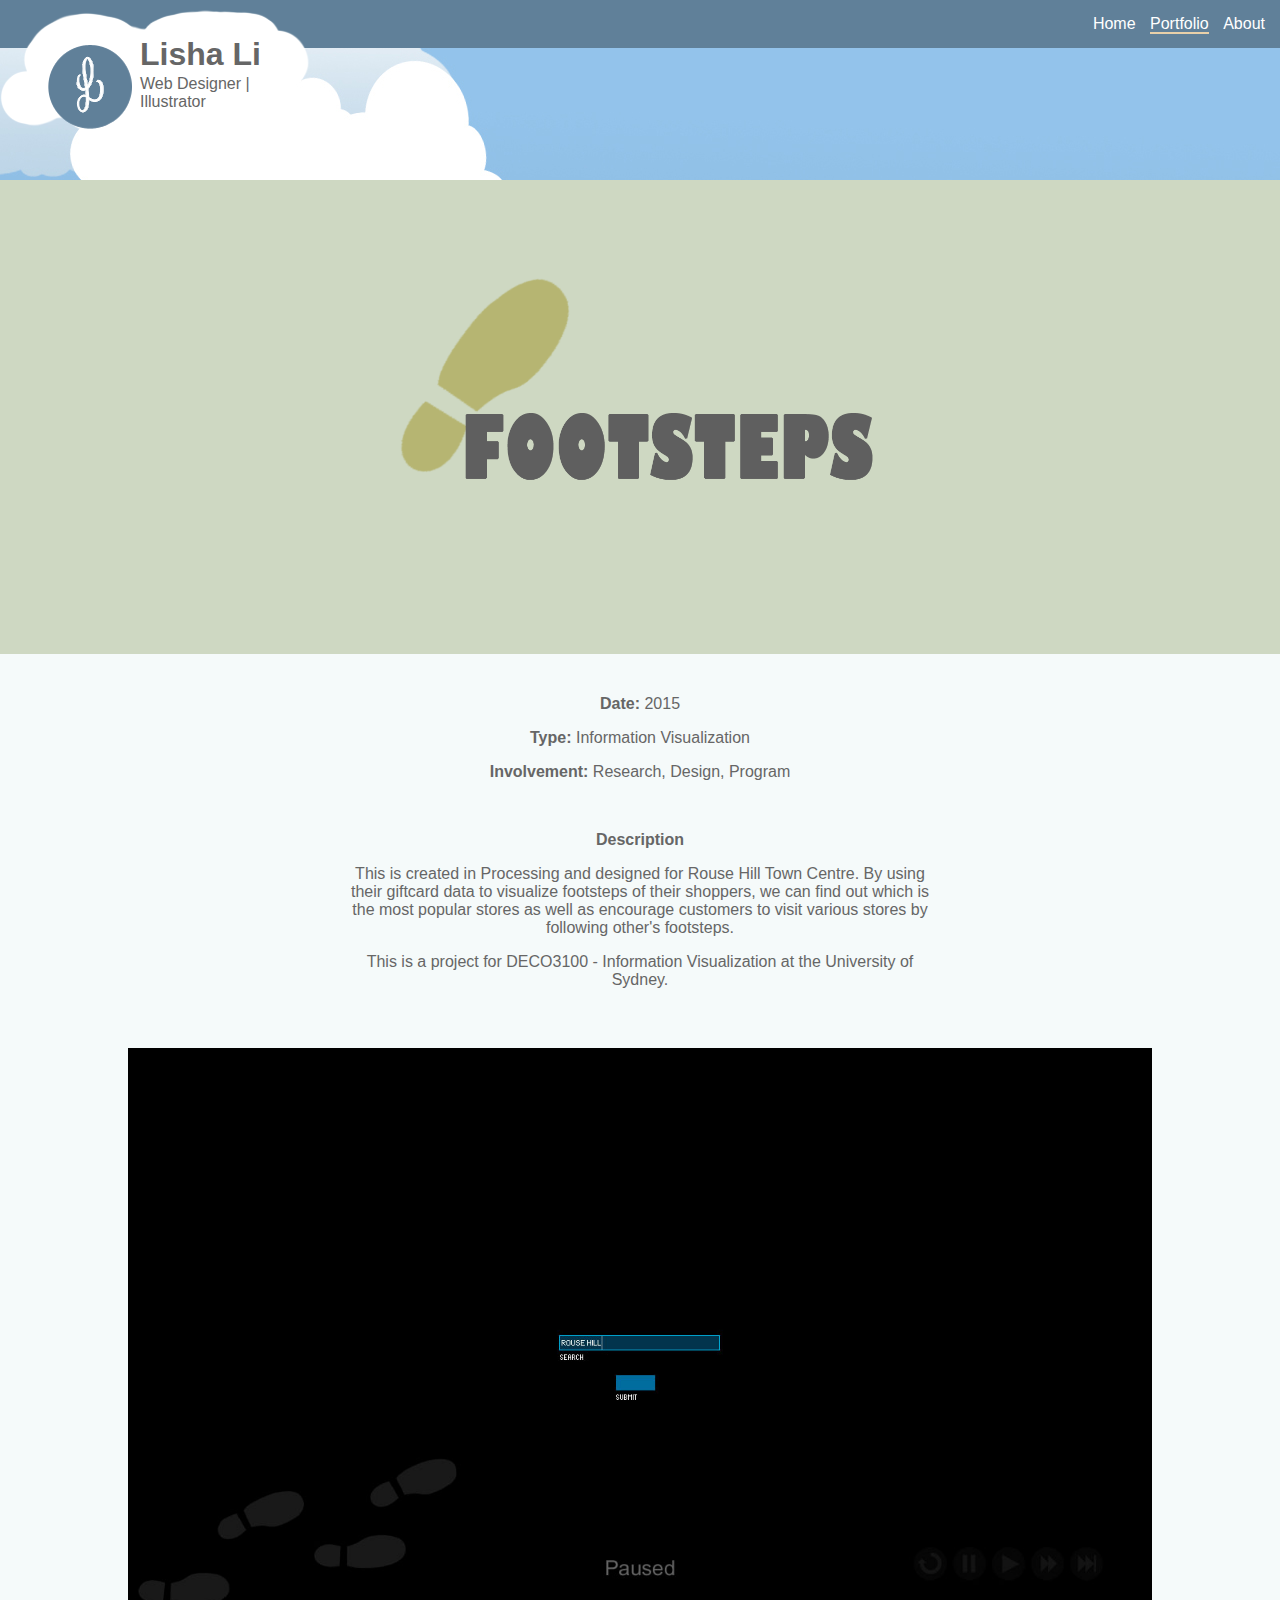
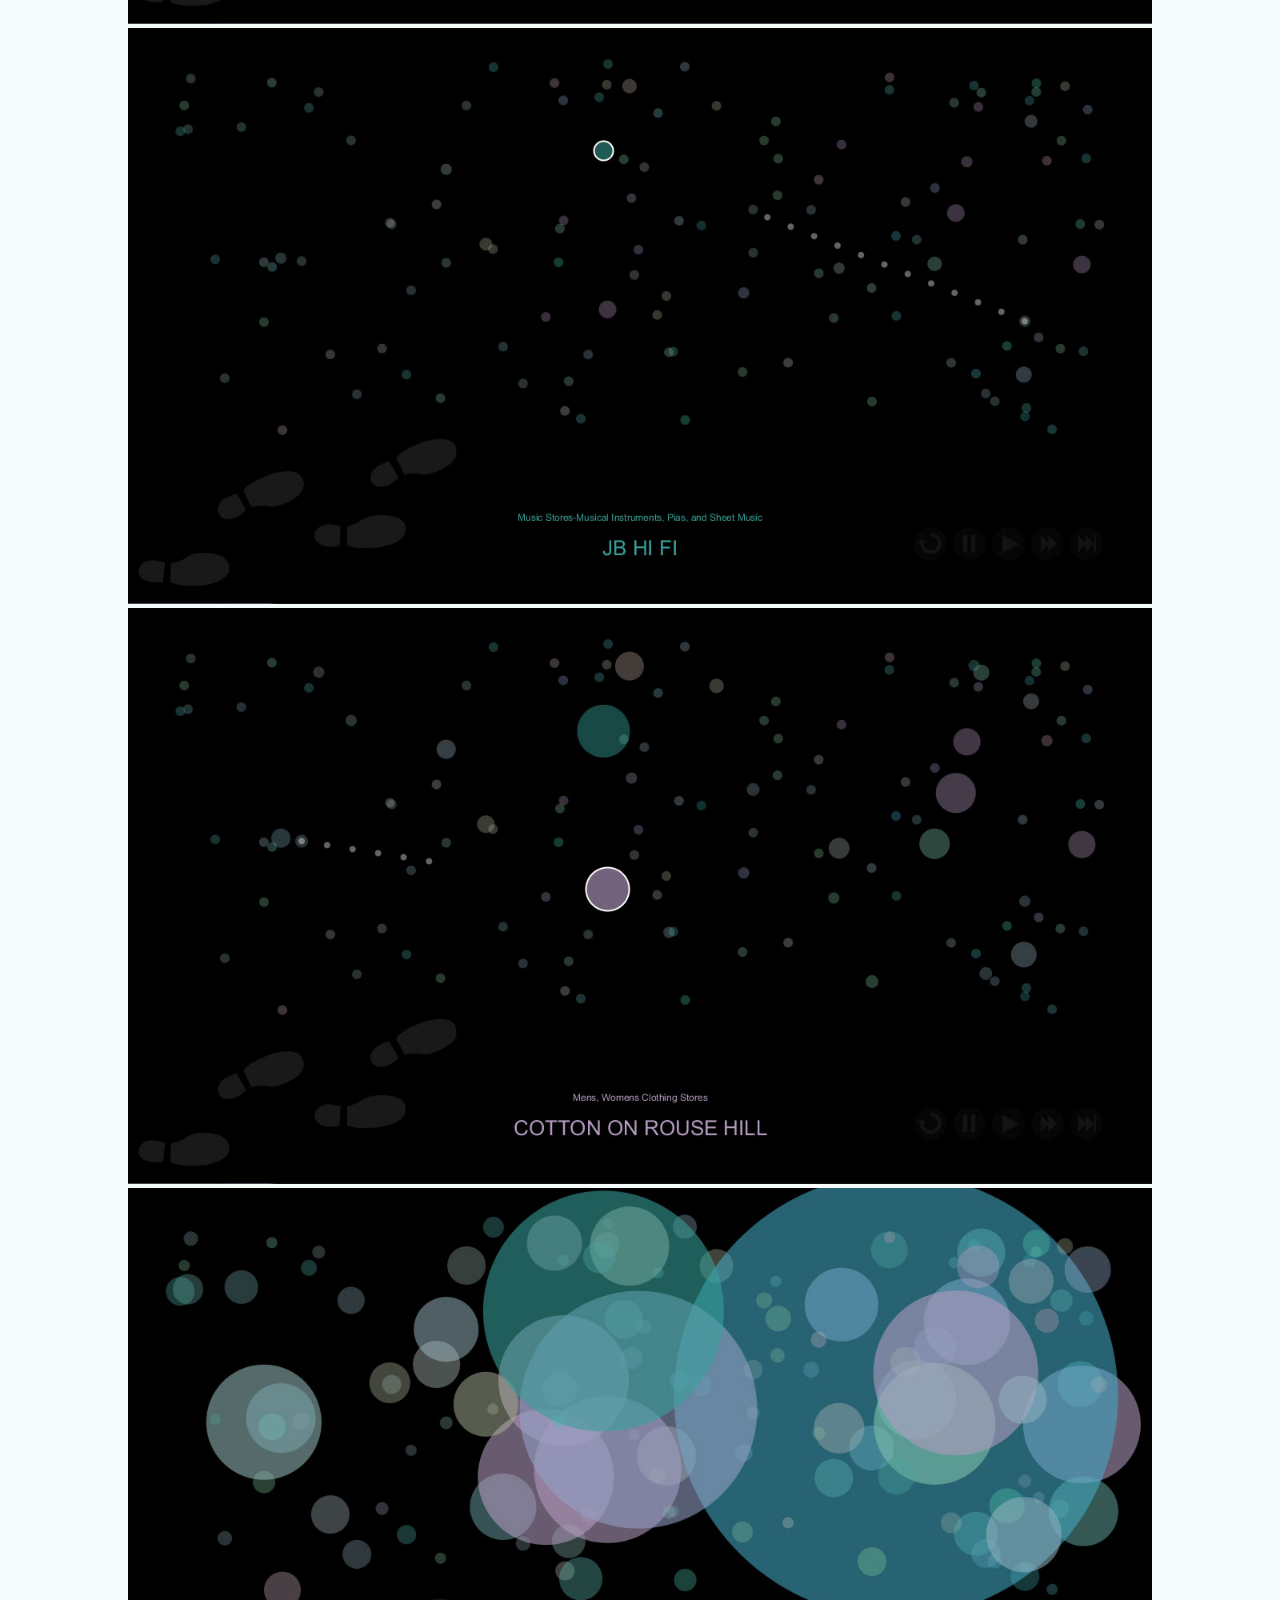
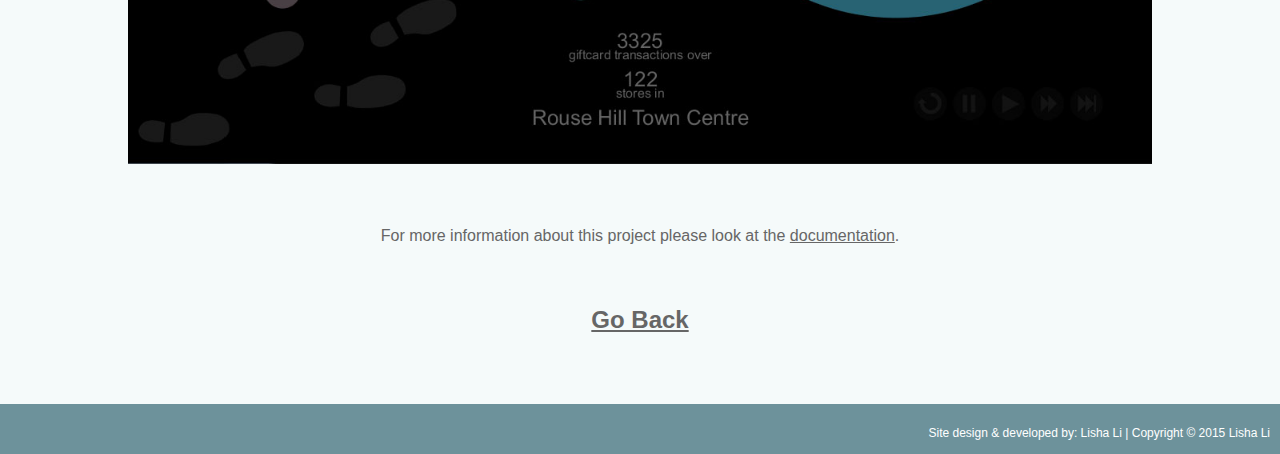
<file: webpages/work04.html>
<!DOCTYPE html>
<html>
	<head>
		<title>Footsteps</title>
		<meta name="viewport" content="width=device-width, initial-scale=1.0">
		<link rel = "stylesheet" href = "../css/common.css" />
		<link rel = "stylesheet" href = "../css/work.css" />
		
		<script type="text/javascript" src="../scripts/jquery-1.11.3.min.js"></script>
		<script type="text/javascript" src="../scripts/bootstrap/js/bootstrap.js"></script>
	</head>
	
	<body>
		<div class="container">
			<header>
				<div class="title"><a href="../index.html">
					<img src="../img/logo.png" />
					<h1>Lisha Li</h2>
					<p>Web Designer | Illustrator<p>
				</a></div>
				
				<nav class="menu">
					<ul>
						<li class="menuM"><a href="../index.html" >Home</a></li>
						<li class="menuM"><a style="border-bottom: 2px solid #E8D0A9" href="../webpages/gallery.html" >Portfolio</a></li>
						<li class="menuM"><a href="../webpages/about.html" >About</a></li>
					</ul>
				</nav>
				
				<div class="menu2">
					<div class="dropdown">
						<button class="btn btn-primary dropdown-toggle" type="button" data-toggle="dropdown"><span class="caret"></span> Menu
						<span class="caret"></span></button>
						<ul class="dropdown-menu">
						  <li class="menuM"><a href="../index.html" >Home</a></li>
							<li class="menuM"><a style="background-color: #E8D0A9" href="gallery.html" >Portfolio</a></li>
							<li class="menuM"><a href="about.html" >About</a></li>
						</ul>
					</div>
				</div>
			</header>
			
			<section class="col-12 col-m-12 wrapper">
				<div class="work-logo" style="background-color: #ced8c2;">
					<img src="../img/work04_title.png" />
				</div>
				<article class="desc">
					<p><b>Date:</b> 2015</p>
					<p><b>Type:</b> Information Visualization</p>
					<p><b>Involvement:</b> Research, Design, Program</p>
					</br>
					<p><b>Description</b></b>
					<p>
					This is created in Processing and designed for Rouse Hill Town Centre. By using their giftcard data to visualize footsteps of their shoppers, we can find out which is the most popular stores as well as encourage customers to visit various stores by following other's footsteps.
					</p>
					<p>
					This is a project for DECO3100 - Information Visualization at the University of Sydney.
					</p>
					</br>
				</article>
				<article class="work-img">
					<img src="../img/FS01.jpg" />
					<img src="../img/FS02.jpg" />
					<img src="../img/FS03.jpg" />
					<img src="../img/FS04.jpg" />
				</article>
				</br>
				<article class="desc">
					<p>For more information about this project please look at the <a href="../data/footstep_documentation.pdf" target="_blank">documentation</a>.</p>
				</article>
				<h2><a href="javascript:history.back()">Go Back</a></h2>
			</section>
		</div>
		<footer>
			<p>Site design & developed by: Lisha Li | Copyright &copy; 2015 Lisha Li</p>
		</footer>
		
	</body>
</html>
</file>
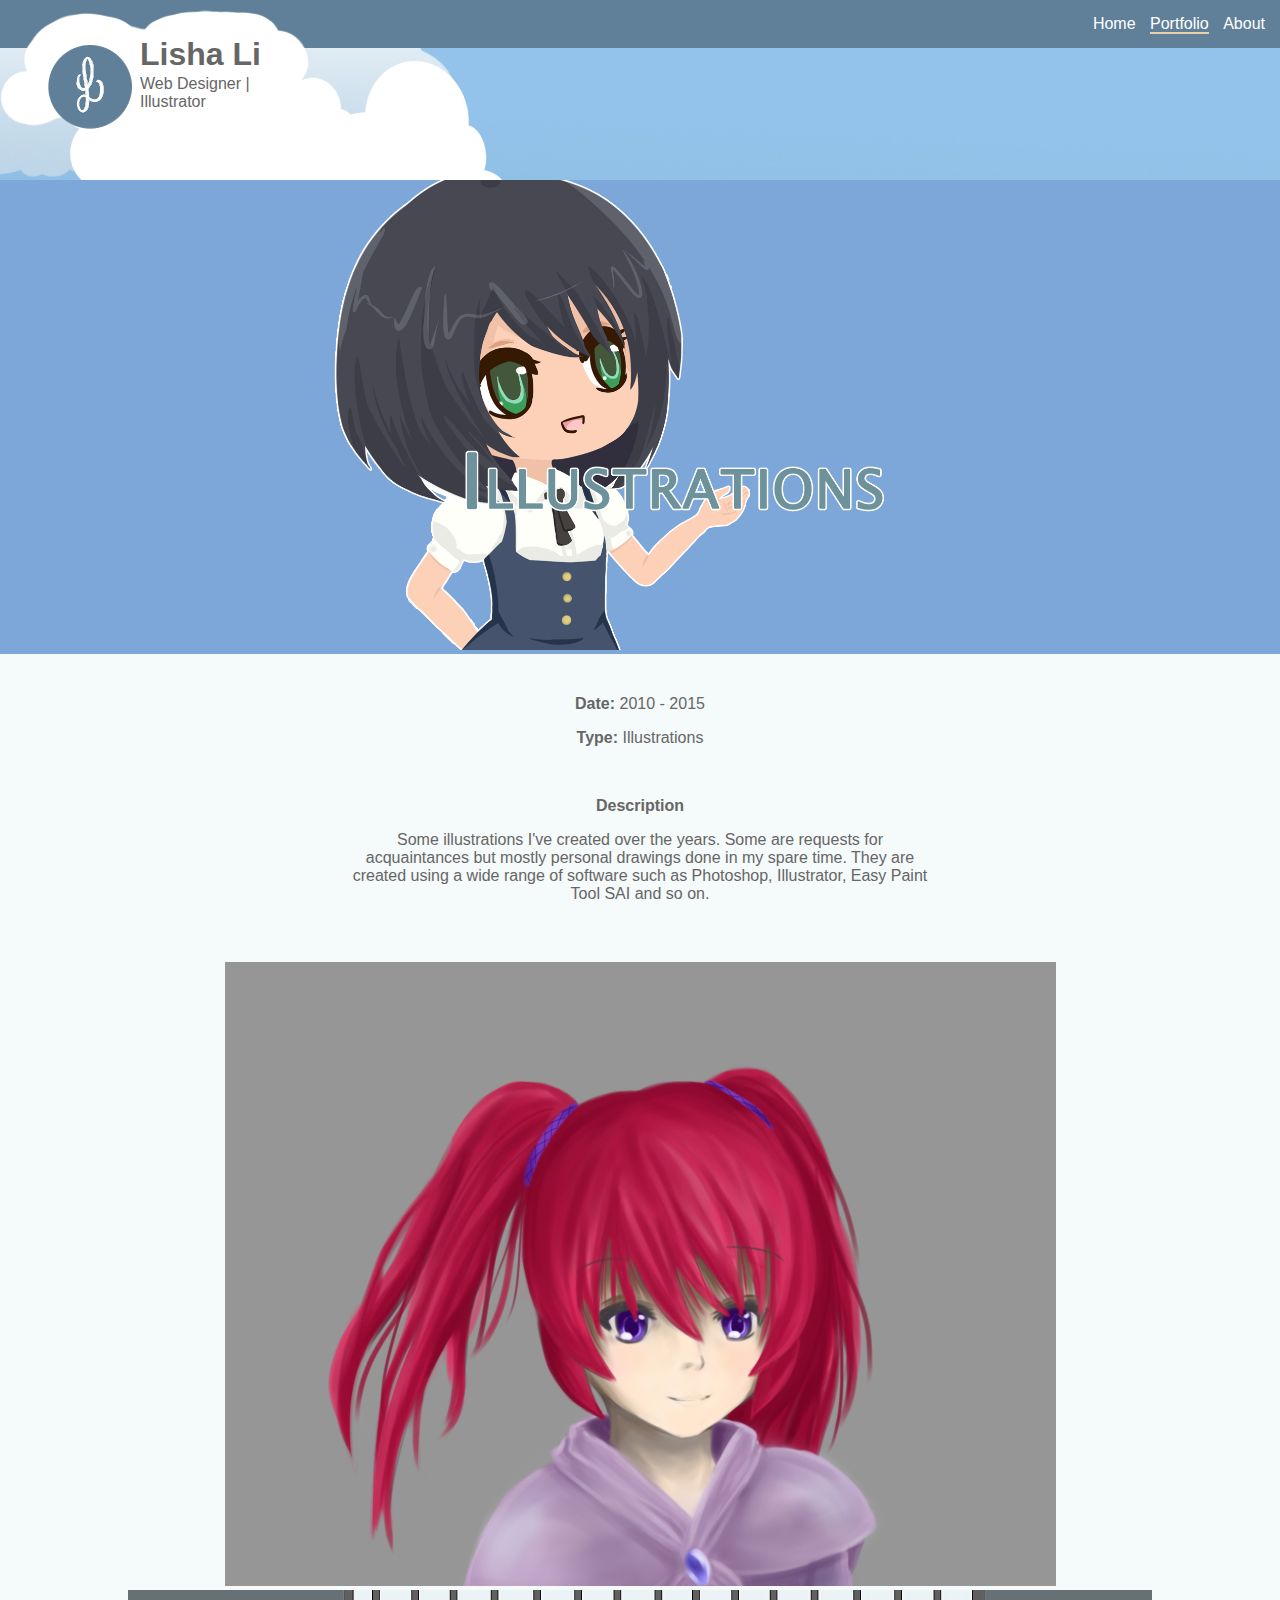
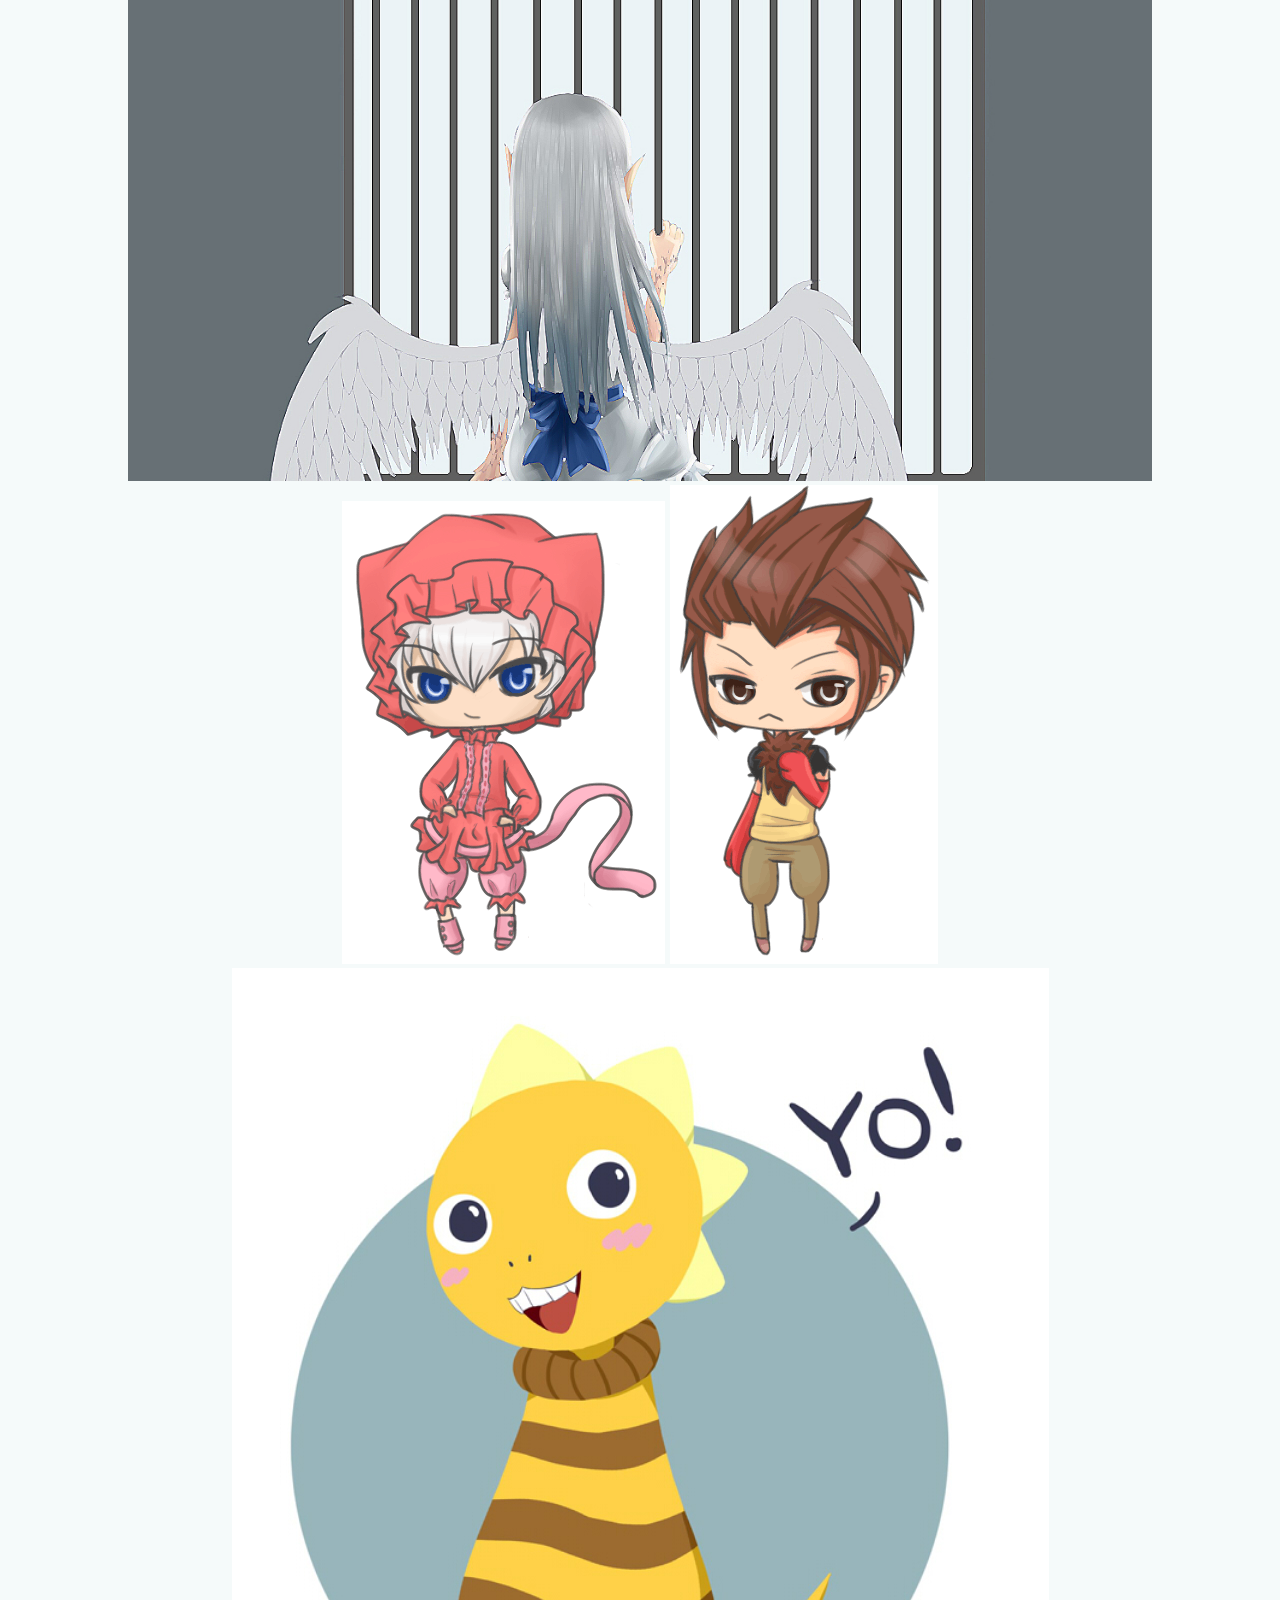
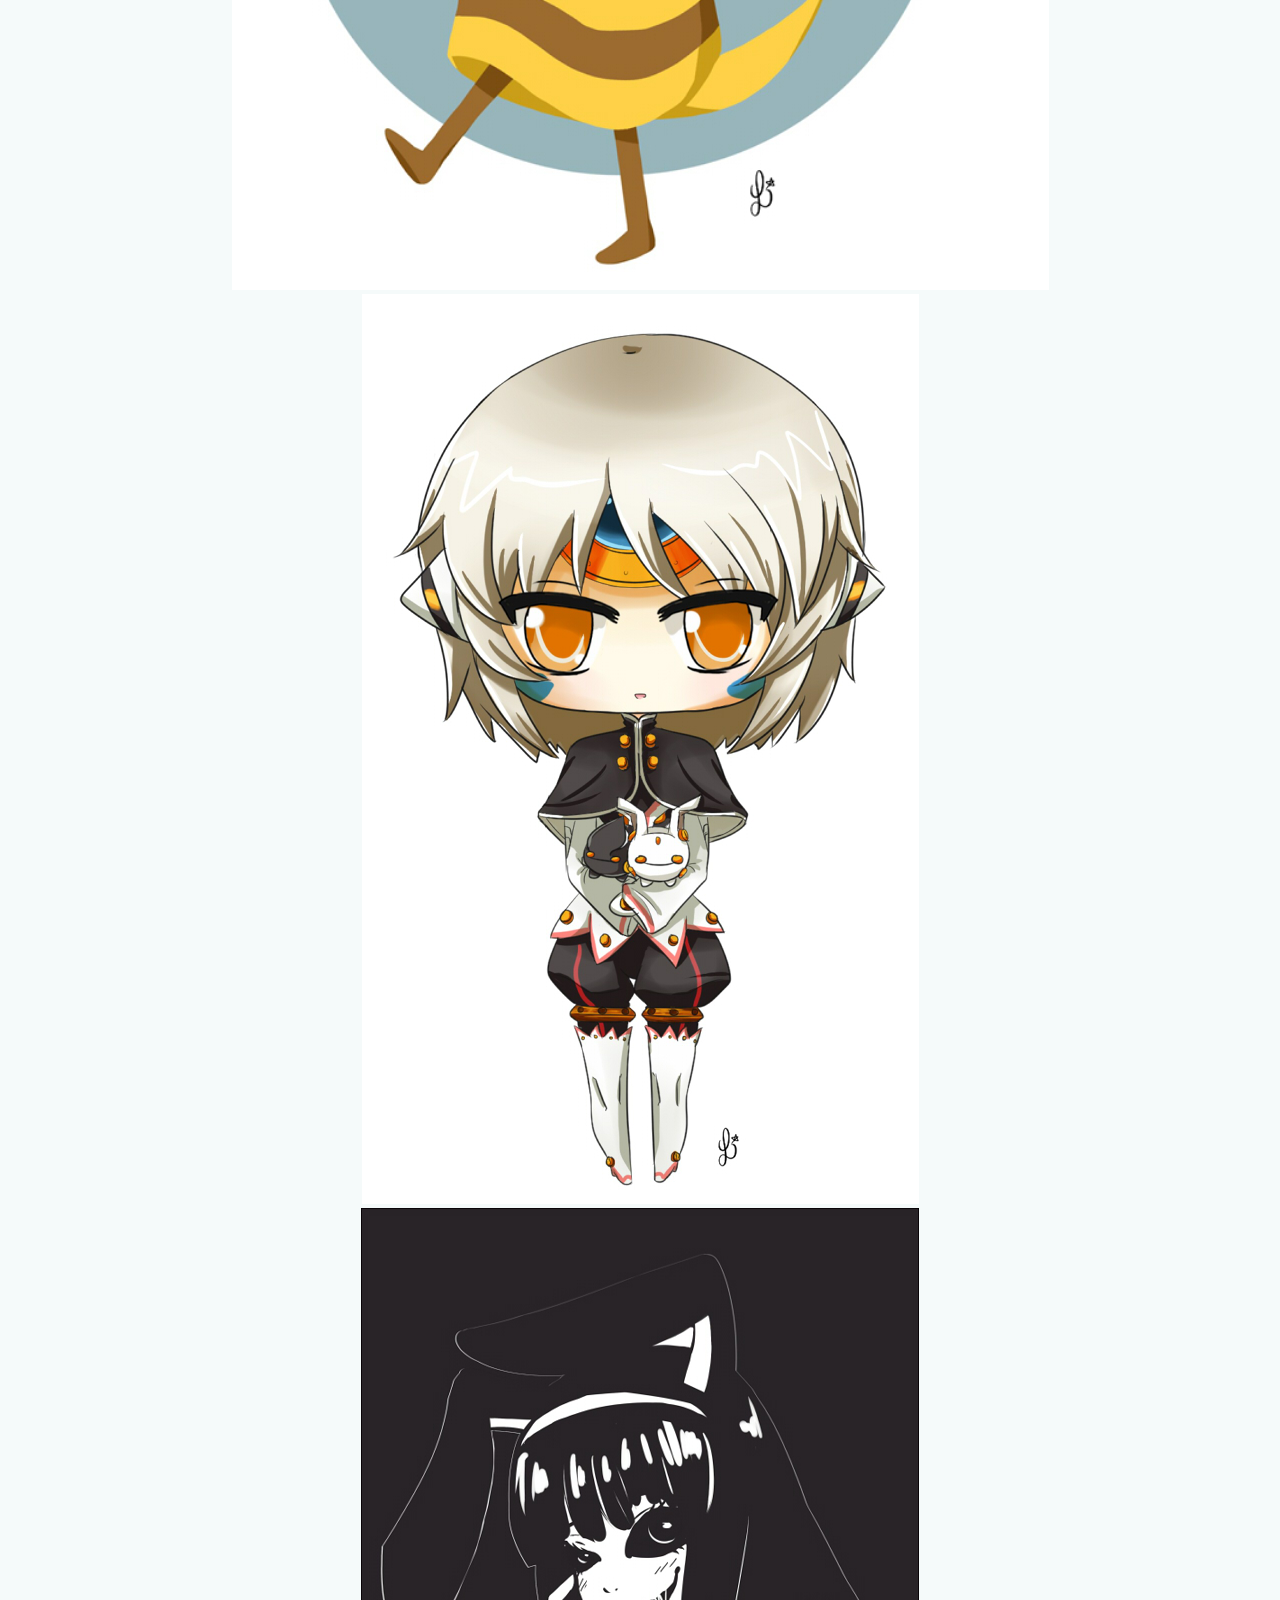
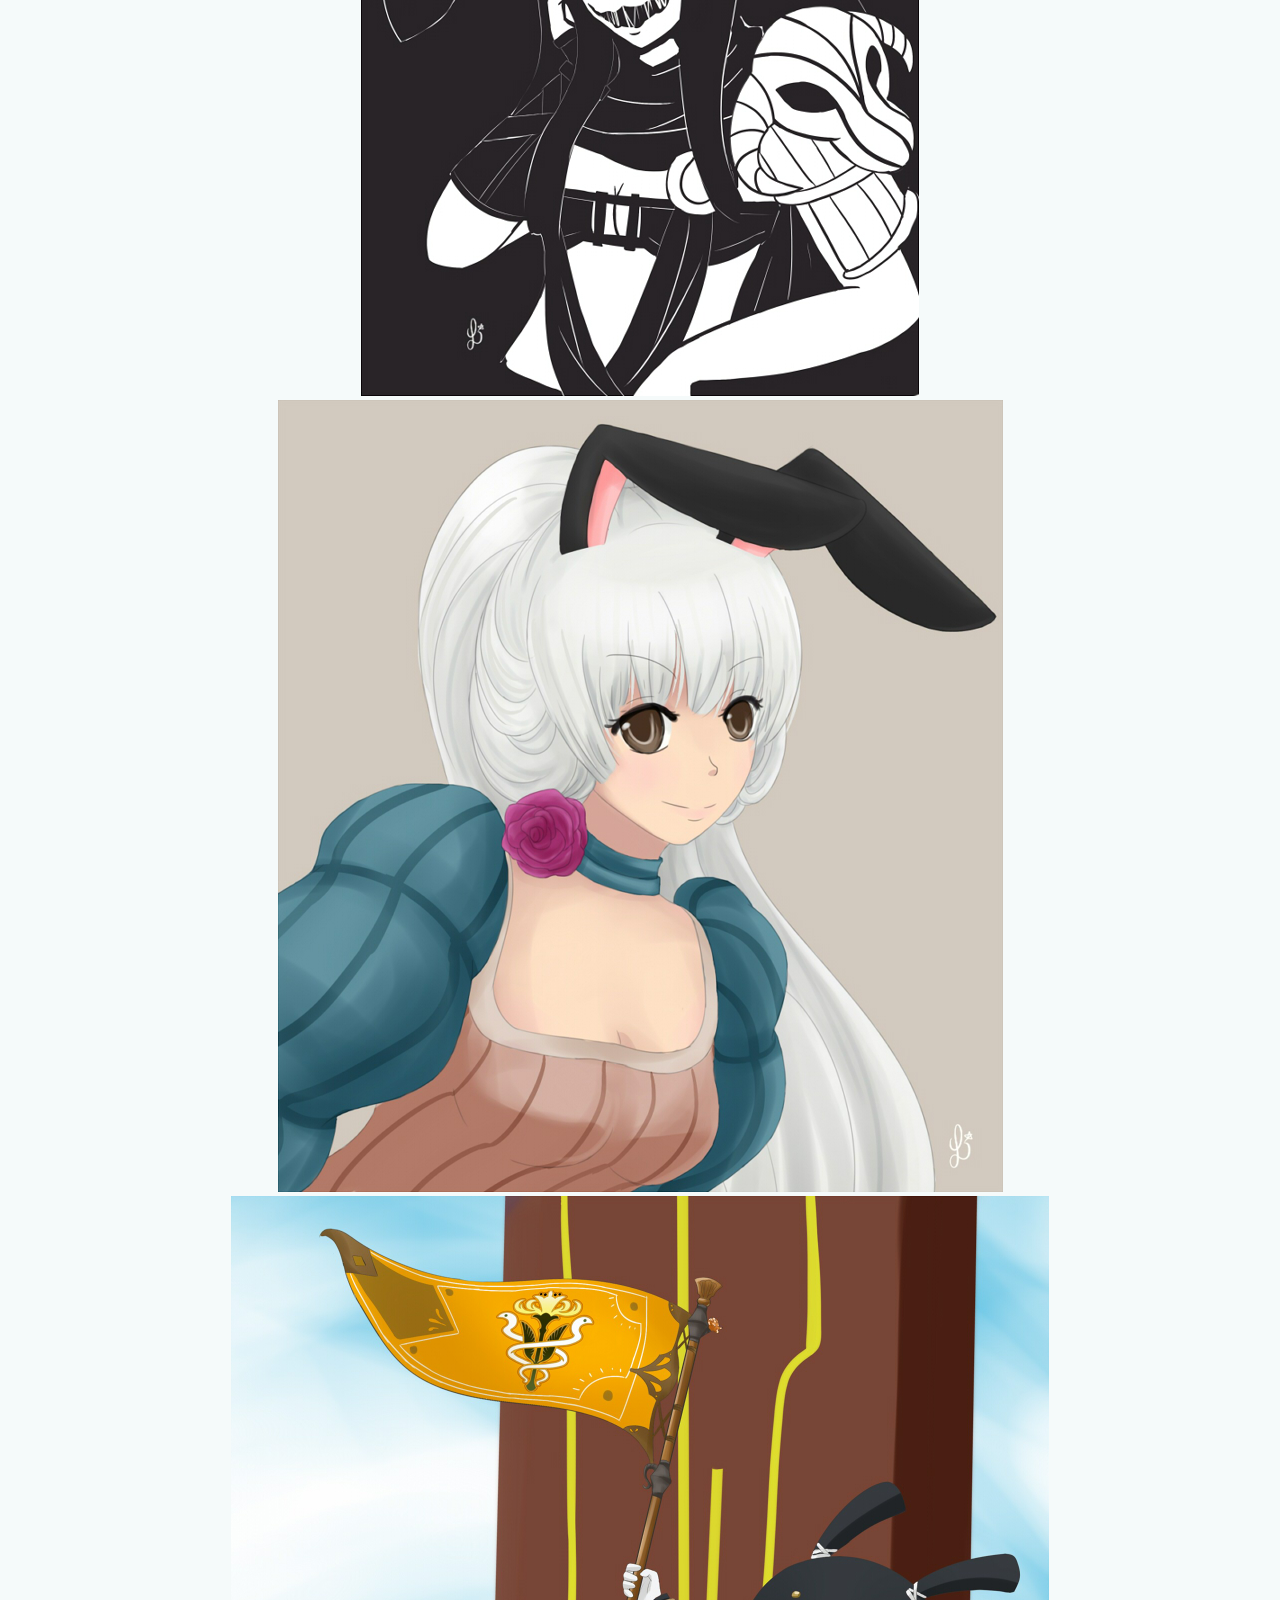
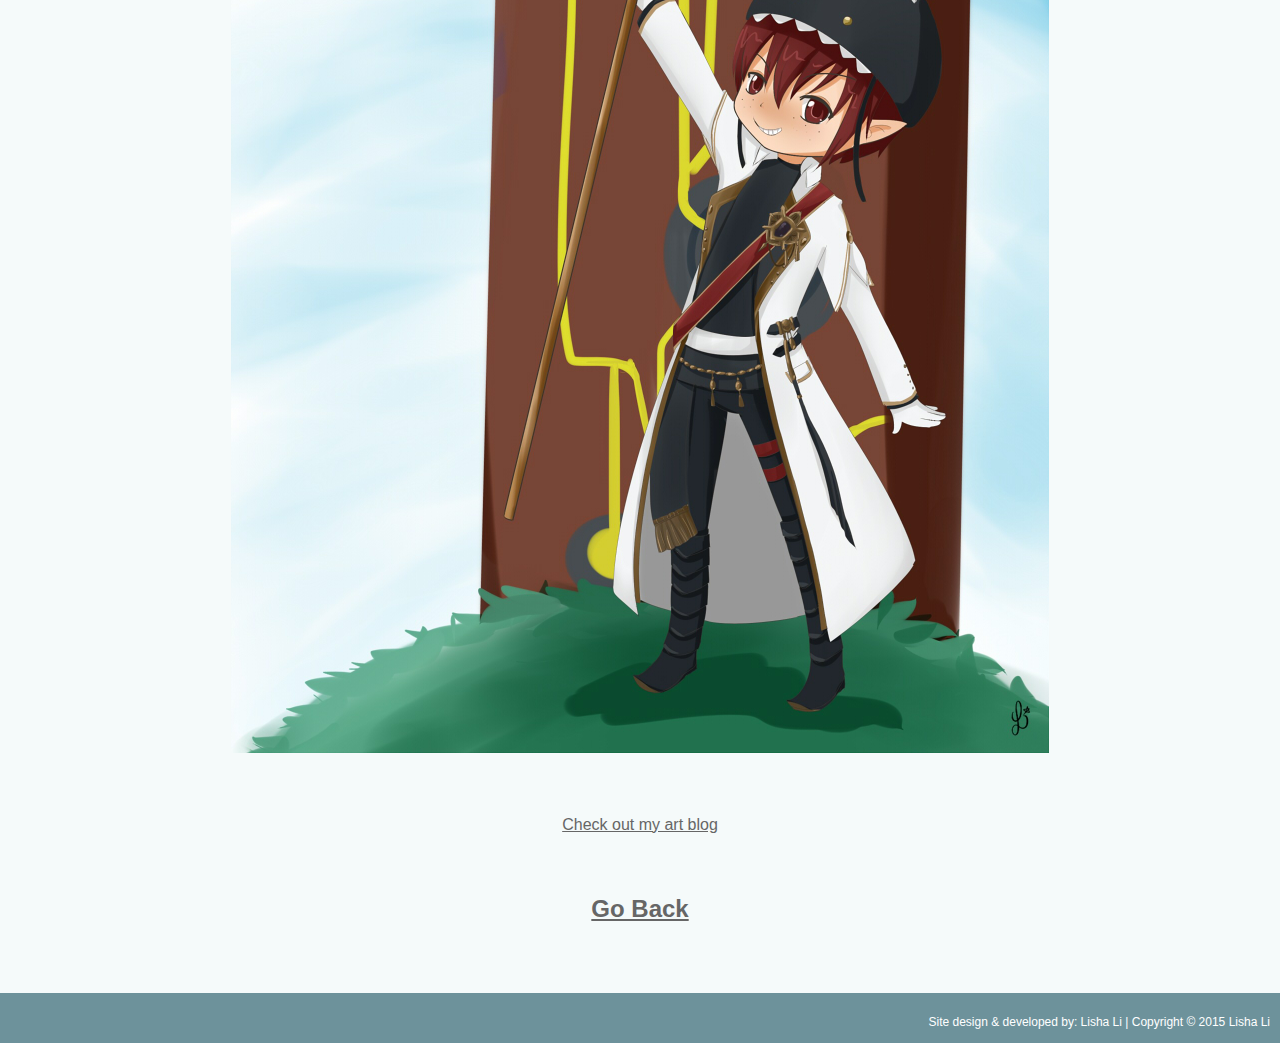
<file: webpages/work05.html>
<!DOCTYPE html>
<html>
	<head>
		<title>Illustrations</title>
		<meta name="viewport" content="width=device-width, initial-scale=1.0">
		<link rel = "stylesheet" href = "../css/common.css" />
		<link rel = "stylesheet" href = "../css/work.css" />
		
		<script type="text/javascript" src="../scripts/jquery-1.11.3.min.js"></script>
		<script type="text/javascript" src="../scripts/bootstrap/js/bootstrap.js"></script>
	</head>
	
	<body>
		<div class="container">
			<header>
				<div class="title"><a href="../index.html">
					<img src="../img/logo.png" />
					<h1>Lisha Li</h2>
					<p>Web Designer | Illustrator<p>
				</a></div>
				
				<nav class="menu">
					<ul>
						<li class="menuM"><a href="../index.html" >Home</a></li>
						<li class="menuM"><a style="border-bottom: 2px solid #E8D0A9" href="../webpages/gallery.html" >Portfolio</a></li>
						<li class="menuM"><a href="../webpages/about.html" >About</a></li>
					</ul>
				</nav>
				
				<div class="menu2">
					<div class="dropdown">
						<button class="btn btn-primary dropdown-toggle" type="button" data-toggle="dropdown"><span class="caret"></span> Menu
						<span class="caret"></span></button>
						<ul class="dropdown-menu">
						  <li class="menuM"><a href="../index.html" >Home</a></li>
							<li class="menuM"><a style="background-color: #E8D0A9" href="gallery.html" >Portfolio</a></li>
							<li class="menuM"><a href="about.html" >About</a></li>
						</ul>
					</div>
				</div>
			</header>
			
			<section class="col-12 col-m-12 wrapper">
				<div class="work-logo" style="background-color: #7DA7D8">
					<img src="../img/work05_title.png" />
				</div>
				<article class="desc">
					<p><b>Date:</b> 2010 - 2015</p>
					<p><b>Type:</b> Illustrations</p>
					</br>
					<p><b>Description</b></b>
					<p>
					Some illustrations I've created over the years. Some are requests for acquaintances but mostly personal drawings done in my spare time. They are created using a wide range of software such as Photoshop, Illustrator, Easy Paint Tool SAI and so on.
					</p>
					</br>
				</article>
				<article class="work-img">
					<img src="../img/AT08.jpg" />
					<img src="../img/AT09.jpg" />
					<img src="../img/AT01.gif" />
					<img src="../img/AT02.gif" />
					</br>
					<img src="../img/AT03.jpg" />
					<img src="../img/AT07.jpg" />
					</br>
					<img src="../img/AT05.jpg" />
					<img src="../img/AT06.jpg" />
					<img src="../img/AT10.jpg" />
				</article>
				</br>
				<article class="desc">
					<p><a href="http://rirarts.tumblr.com/" target="_blank">Check out my art blog</a></p>
				</article>
				<h2><a href="javascript:history.back()">Go Back</a></h2>
			</section>
		</div>
		<footer>
			<p>Site design & developed by: Lisha Li | Copyright &copy; 2015 Lisha Li</p>
		</footer>
		
	</body>
</html>
</file>
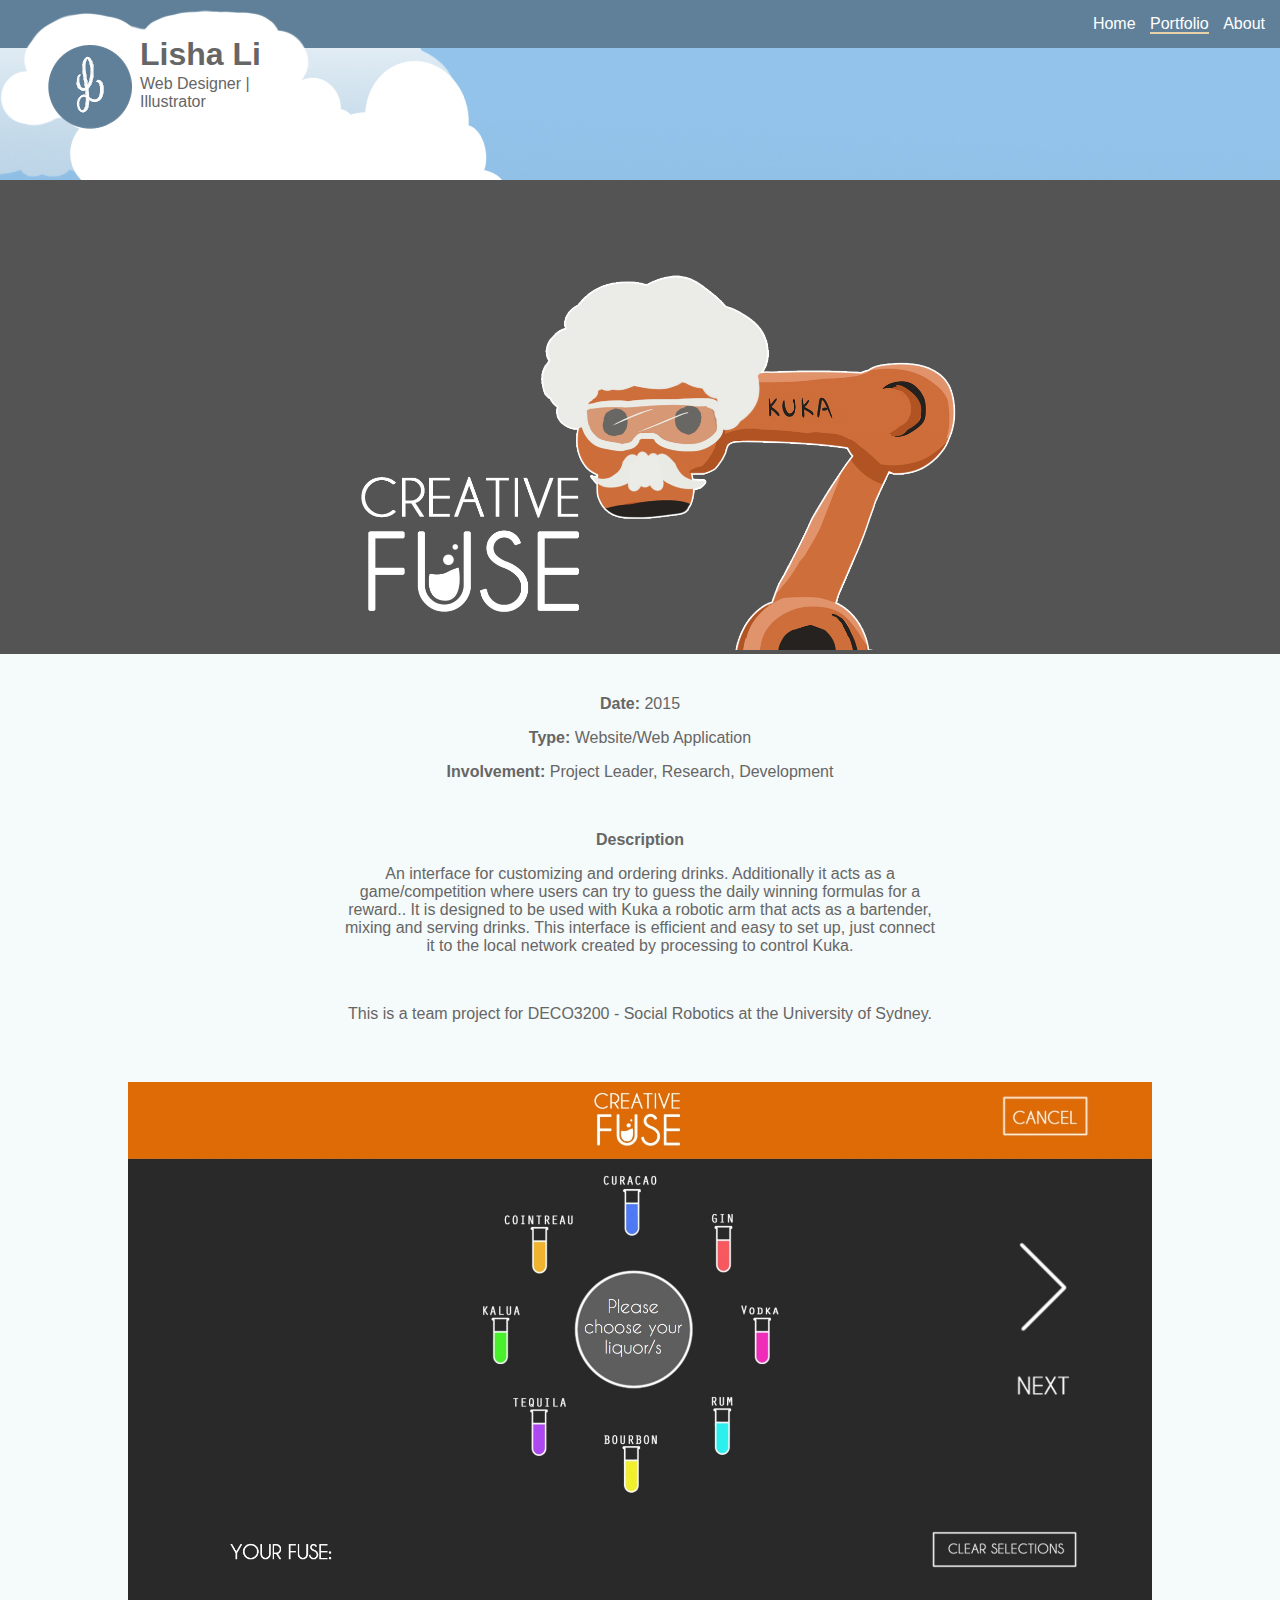
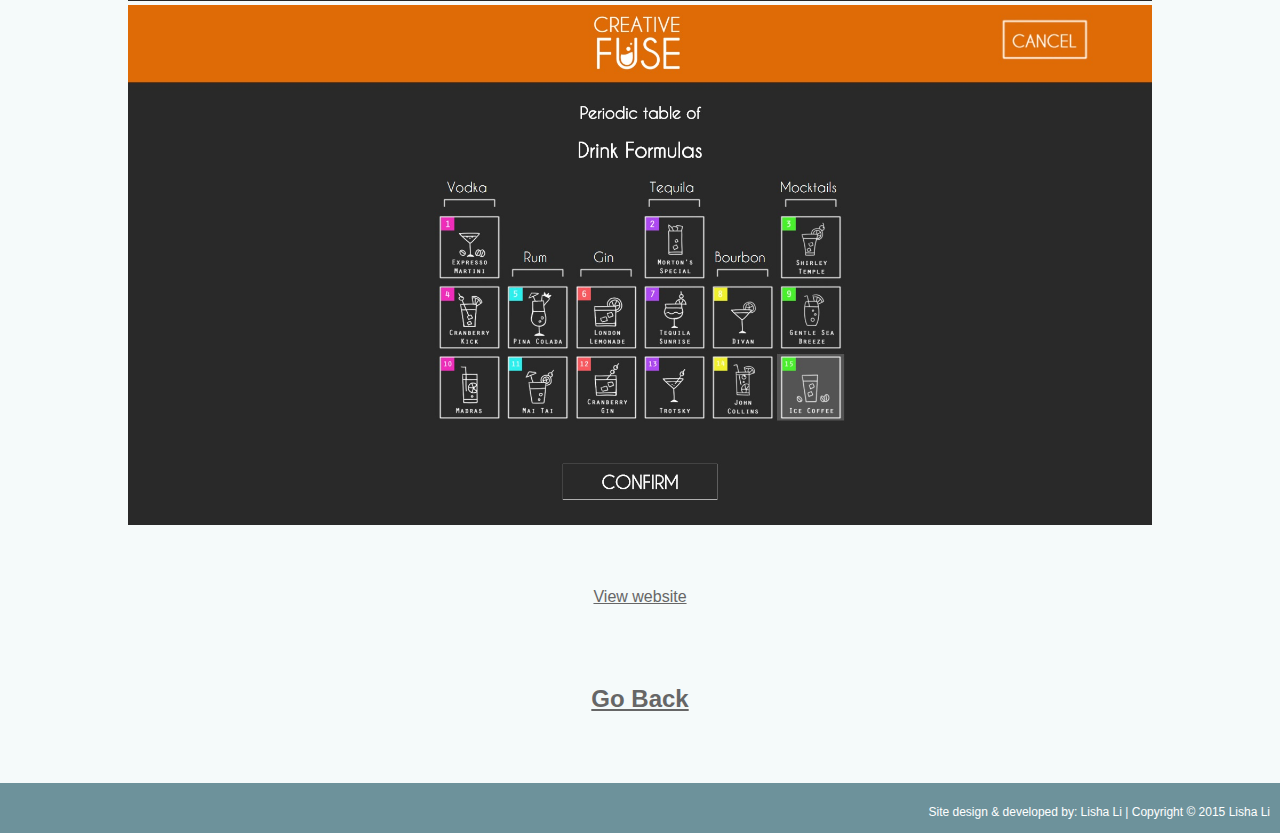
<file: webpages/work06.html>
<!DOCTYPE html>
<html>
	<head>
		<title>Creative Fuse</title>
		<meta name="viewport" content="width=device-width, initial-scale=1.0">
		<link rel = "stylesheet" href = "../css/common.css" />
		<link rel = "stylesheet" href = "../css/work.css" />
		
		<script type="text/javascript" src="../scripts/jquery-1.11.3.min.js"></script>
		<script type="text/javascript" src="../scripts/bootstrap/js/bootstrap.js"></script>
	</head>
	
	<body>
		<div class="container">
			<header>
				<div class="title"><a href="../index.html">
					<img src="../img/logo.png" />
					<h1>Lisha Li</h2>
					<p>Web Designer | Illustrator<p>
				</a></div>
				
				<nav class="menu">
					<ul>
						<li class="menuM"><a href="../index.html" >Home</a></li>
						<li class="menuM"><a style="border-bottom: 2px solid #E8D0A9" href="../webpages/gallery.html" >Portfolio</a></li>
						<li class="menuM"><a href="../webpages/about.html" >About</a></li>
					</ul>
				</nav>
				
				<div class="menu2">
					<div class="dropdown">
						<button class="btn btn-primary dropdown-toggle" type="button" data-toggle="dropdown"><span class="caret"></span> Menu
						<span class="caret"></span></button>
						<ul class="dropdown-menu">
						  <li class="menuM"><a href="../index.html" >Home</a></li>
							<li class="menuM"><a style="background-color: #E8D0A9" href="gallery.html" >Portfolio</a></li>
							<li class="menuM"><a href="about.html" >About</a></li>
						</ul>
					</div>
				</div>
			</header>
			
			<section class="col-12 col-m-12 wrapper">
				<div class="work-logo" style="background-color: #545454">
					<img src="../img/work06_title.png" />
				</div>
				<article class="desc">
					<p><b>Date:</b> 2015</p>
					<p><b>Type:</b> Website/Web Application</p>
					<p><b>Involvement:</b> Project Leader, Research, Development</p>
					</br>
					<p><b>Description</b></b>
					<p>
					An interface for customizing and ordering drinks. Additionally it acts as a game/competition where users can try to guess the daily winning formulas for a reward.. It is designed to be used with Kuka a robotic arm that acts as a bartender, mixing and serving drinks. This interface is efficient and easy to set up, just connect it to the local network created by processing to control Kuka.
					</p>
					</br>
					<p>
					This is a team project for DECO3200 - Social Robotics at the University of Sydney.
					</p>
					</br>
				</article>
				<article class="work-img">
					<img src="../img/CF01.jpg" />
					<img src="../img/CF02.jpg" />
				</article>
				</br>
				<article class="desc">
					<p><a href="http://lisha-li.github.io/creativefuse">View website</a></p>
					</br>
				</article>
				<h2><a href="javascript:history.back()">Go Back</a></h2>
			</section>
		</div>
		<footer>
			<p>Site design & developed by: Lisha Li | Copyright &copy; 2015 Lisha Li</p>
		</footer>
		
	</body>
</html>
</file>
<file: css/common.css>
* {
    box-sizing: border-box;
}
html {
	position: relative;
	width:100%;
	height: 100%;
	min-height: 100%;
	font-family: "Lucida Sans", sans-serif;
	background-color: #F5FAFA;
	color: white;
}
header{
	position: relative;
	width: 100%;
	background:  url("../img/bg.jpg") no-repeat;
}
.title{
	position:relative;
	margin: 10px 0px 20px -65px;
	padding: 5px;
	height: 120px;
	width: 375px;
	z-index: 10;
	background: url("../img/bg-cloud.png") no-repeat;
}
.title a:link, .title a:active, .title a:visited {
	text-decoration: none;
	color: #666666;
}
.container {
	min-height: 100%;
	height: auto !important;
	margin: 0 auto -50px;
}
.portButton {
	z-index: 999;
	padding: 10px;
	border: 2px solid white;
	background: none;
	color: white;
	font-size: 24px;
	margin-top: 20px;
}
header img {
	float: left;
	margin-left: 100px;
}
header p {
	margin-top: -20px;
}
body {
	position: relative;
	margin: 0;
	margin-top: -10px;
	width: 100%;
	height: 100%;
}
[class*="col-"] {
    float: left;
}
/* For mobile phones: */
[class*="col-"] {
    width: 100%;
}
.menu{
	display: none;
}
.menu2{
	display: block;
}

img {
    max-width: 100%;
    height: auto;
}
.wrapper {
	position: relative;
	text-align: center;
	margin-bottom: 50px;
	color: #666666;
	padding: 50px;
}

footer {
	clear: both;
	position: relative;
	height: 50px;
	width: 100%;
	background: #6D929B;
	text-align: right;
	padding-right: 10px;
	padding-top: 10px;
	font-size: 12px;
}

@media only screen and (min-width: 600px) {
    .col-m-1 {width: 8.33%;}
    .col-m-2 {width: 16.66%;}
    .col-m-3 {width: 25%;}
    .col-m-4 {width: 33.33%;}
    .col-m-5 {width: 41.66%;}
    .col-m-6 {width: 50%;}
    .col-m-7 {width: 58.33%;}
    .col-m-8 {width: 66.66%;}
    .col-m-9 {width: 75%;}
    .col-m-10 {width: 83.33%;}
    .col-m-11 {width: 91.66%;}
    .col-m-12 {width: 100%;}
	
	header{
		position: absolute;
		z-index: 1000;
	}
	body {
		margin-top: 0px;
	}
	.title{
		z-index: 3000;
		margin-bottom: 50px;
	}
	.portButton {
		position: absolute;
		top: 55%;
		left: 50%;
	}
	.menu {
		display: block;
		position: absolute;
		top: 0;
		z-index: 2000;
		width: 100%;
		background: #608099;
	}
	.menuM  a:link, a:visited, a:active{
		position: relative;
		text-decoration: none;
		color: white;
	}
	.menu ul {
		list-style-type: none;
		margin: 0;
		text-align: center;
		float: right;
		padding: 10px;
	}
	.menu li {
		padding: 5px;
		display: inline-block;
	}
	.menuM:first-child, .menuM:hover, .menuM {
		width: auto;
		border: none;
		background: none;
	}
	.menuM  a:hover{
		border-bottom: 2px solid #E8D0A9;
	}
	.wrapper {
		margin-top: 180px;
	}
	.photo {
		float: right;
		padding:0 40px 20px 40px;
		margin: 0 auto;
	}
	.about {
		width: 60%;
		margin: 50px auto;

	}
	.menu2{
		display: none;
	}
}
.btn {
  display: inline-block;
  padding: 6px 12px;
  min-width: 100%;
  margin-bottom: 0;
  font-size: 14px;
  font-weight: normal;
  line-height: 1.42857143;
  text-align: center;
  white-space: nowrap;
  vertical-align: middle;
  -ms-touch-action: manipulation;
      touch-action: manipulation;
  cursor: pointer;
  -webkit-user-select: none;
     -moz-user-select: none;
      -ms-user-select: none;
          user-select: none;
  background-image: none;
  border: 1px solid transparent;
  border-radius: 4px;
}
.btn:focus,
.btn:active:focus,
.btn.active:focus,
.btn.focus,
.btn:active.focus,
.btn.active.focus {
  outline: thin dotted;
  outline: 5px auto -webkit-focus-ring-color;
  outline-offset: -2px;
}
.btn:hover,
.btn:focus,
.btn.focus {
  color: #333;
  text-decoration: none;
}
.btn:active,
.btn.active {
  background-image: none;
  outline: 0;
  -webkit-box-shadow: inset 0 3px 5px rgba(0, 0, 0, .125);
          box-shadow: inset 0 3px 5px rgba(0, 0, 0, .125);
}
.btn.disabled,
.btn[disabled],
fieldset[disabled] .btn {
  cursor: not-allowed;
  filter: alpha(opacity=65);
  -webkit-box-shadow: none;
          box-shadow: none;
  opacity: .65;
}
a.btn.disabled,
fieldset[disabled] a.btn {
  pointer-events: none;
}
.btn-primary {
  color: #fff;
  background-color: #608099;
  border-color: #608099;
}
.btn-primary:focus,
.btn-primary.focus {
  color: #fff;
  background-color: #608099;
  border-color: #608099;
}
.btn-primary:hover {
  color: #fff;
  background-color: #608099;
  border-color: #608099;
}
.btn-primary:active,
.btn-primary.active,
.open > .dropdown-toggle.btn-primary {
  color: #fff;
  background-color: #608099;
  border-color: #608099;
}
.btn-primary:active:hover,
.btn-primary.active:hover,
.open > .dropdown-toggle.btn-primary:hover,
.btn-primary:active:focus,
.btn-primary.active:focus,
.open > .dropdown-toggle.btn-primary:focus,
.btn-primary:active.focus,
.btn-primary.active.focus,
.open > .dropdown-toggle.btn-primary.focus {
  color: #fff;
  background-color: #204d74;
  border-color: #122b40;
}
.btn-primary:active,
.btn-primary.active,
.open > .dropdown-toggle.btn-primary {
  background-image: none;
}
.btn-primary.disabled,
.btn-primary[disabled],
fieldset[disabled] .btn-primary,
.btn-primary.disabled:hover,
.btn-primary[disabled]:hover,
fieldset[disabled] .btn-primary:hover,
.btn-primary.disabled:focus,
.btn-primary[disabled]:focus,
fieldset[disabled] .btn-primary:focus,
.btn-primary.disabled.focus,
.btn-primary[disabled].focus,
fieldset[disabled] .btn-primary.focus,
.btn-primary.disabled:active,
.btn-primary[disabled]:active,
fieldset[disabled] .btn-primary:active,
.btn-primary.disabled.active,
.btn-primary[disabled].active,
fieldset[disabled] .btn-primary.active {
  background-color: #337ab7;
  border-color: #2e6da4;
}
.btn-primary .badge {
  color: #337ab7;
  background-color: #fff;
}
.caret {
  display: inline-block;
  width: 0;
  height: 0;
  margin-left: 2px;
  vertical-align: middle;
  border-top: 4px dashed;
  border-top: 4px solid \9;
  border-right: 4px solid transparent;
  border-left: 4px solid transparent;
}
.dropup,
.dropdown {
  position: relative;
}
.dropdown-toggle:focus {
  outline: 0;
}
.dropdown-menu {
  position: absolute;
  top: 100%;
  left: 0;
  z-index: 1000;
  display: none;
  float: left;
  min-width: 100%;
  padding: 0;
  margin: 0;
  font-size: 14px;
  text-align: center;
  list-style: none;
  background-color: #fff;
  -webkit-background-clip: padding-box;
          background-clip: padding-box;
  border: 1px solid #ccc;
  border: 1px solid rgba(0, 0, 0, .15);
  border-radius: 4px;
  -webkit-box-shadow: 0 6px 12px rgba(0, 0, 0, .175);
          box-shadow: 0 6px 12px rgba(0, 0, 0, .175);
}
.dropdown-menu.pull-right {
  right: 0;
  left: auto;
}
.dropdown-menu .divider {
  height: 1px;
  margin: 9px 0;
  overflow: hidden;
  background-color: #e5e5e5;
}
.dropdown-menu > li > a {
  display: block;
  padding: 3px 20px;
  clear: both;
  font-weight: normal;
  line-height: 1.42857143;
  color: #333;
  white-space: nowrap;
  text-decoration: none;
}
.dropdown-menu > li > a:hover,
.dropdown-menu > li > a:focus {
  color: #262626;
  text-decoration: none;
  background-color: #E8D0A9;
}
.dropdown-menu > .active > a,
.dropdown-menu > .active > a:hover,
.dropdown-menu > .active > a:focus {
  color: #fff;
  text-decoration: none;
  background-color: #E8D0A9;
  outline: 0;
}
.dropdown-menu > .disabled > a,
.dropdown-menu > .disabled > a:hover,
.dropdown-menu > .disabled > a:focus {
  color: #777;
}
.dropdown-menu > .disabled > a:hover,
.dropdown-menu > .disabled > a:focus {
  text-decoration: none;
  cursor: not-allowed;
  background-color: transparent;
  background-image: none;
  filter: progid:DXImageTransform.Microsoft.gradient(enabled = false);
}
.open > .dropdown-menu {
  display: block;
}
.open > a {
  outline: 0;
}
</file>
<file: css/tease.css>
html {
	background:  url("../img/bg.jpg") fixed no-repeat;
}
header {
	background: none;
}
.teaser{ 
	position: relative;
	font-size:20px;
	max-width: 1000px;
	margin: 0 auto;
}
.wrapper {
	padding: 0;
	margin: 0;
	margin-top: 50px;
}
@media only screen and (min-width: 600px) {
	header{
		position: fixed;
	}
	.wrapper {
	margin-top: 180px;
	}
	footer {
	background: none;
	}
}
</file>
<file: css/gallery.css>
.wrapper {
	padding:0;
}
.work {
	width: 80%;
	height: auto;
	display: inline-block;
	margin: 10px;
	background: black;
	color: white;
}
.work h3{
	position: relative;
	margin-top: 20px;
	padding: 10px;
	visibility: visible;
}
.work p {
	position: relative;
	padding: 10px;
	margin-top: 10px;
	visibility: visible;
}
@media only screen and (min-width: 600px) {
	.wrapper {
		padding-left: 17%;
		padding-right: 17%;
		padding-top: 20px;
	}
	.work {
		width: 300px;
		height: 300px;
	}
	.work img {
		position: absolute;
		display: block;
	}
	.work:hover img{
		opacity: 0.5;
	}
	.work h3{
		margin-top: 80px;
		visibility: hidden;
	}
	.work p {
		position: absolute;
		width: 300px;
		visibility: hidden;
	}
	.work:hover h3, .work:hover p{
		visibility: visible;
	}
}
</file>
<file: css/work.css>
.wrapper {
	margin-bottom: 40px;
	padding: 10px;
}
.desc {
	width: 90%;
	margin: 0 auto;
}
.work-logo {
	width: 100%;
}
.work-logo img{
	max-width: 50%;
	height: auto;
}
.wrapper a:link, .wrapper a:visited, .wrapper a:active{
	color: #666666;
}
.wrapper a:hover {
	color: #608099;
}
@media only screen and (min-width: 600px) {
	.wrapper {
		margin-top: 180px;
		margin-bottom: 50px;
		padding: 0;
	}
	.desc {
		padding:25px;
		width: 50%;
	}
	.work-img {
		width: 80%;
		margin: 0 auto;
	}
}
</file>
